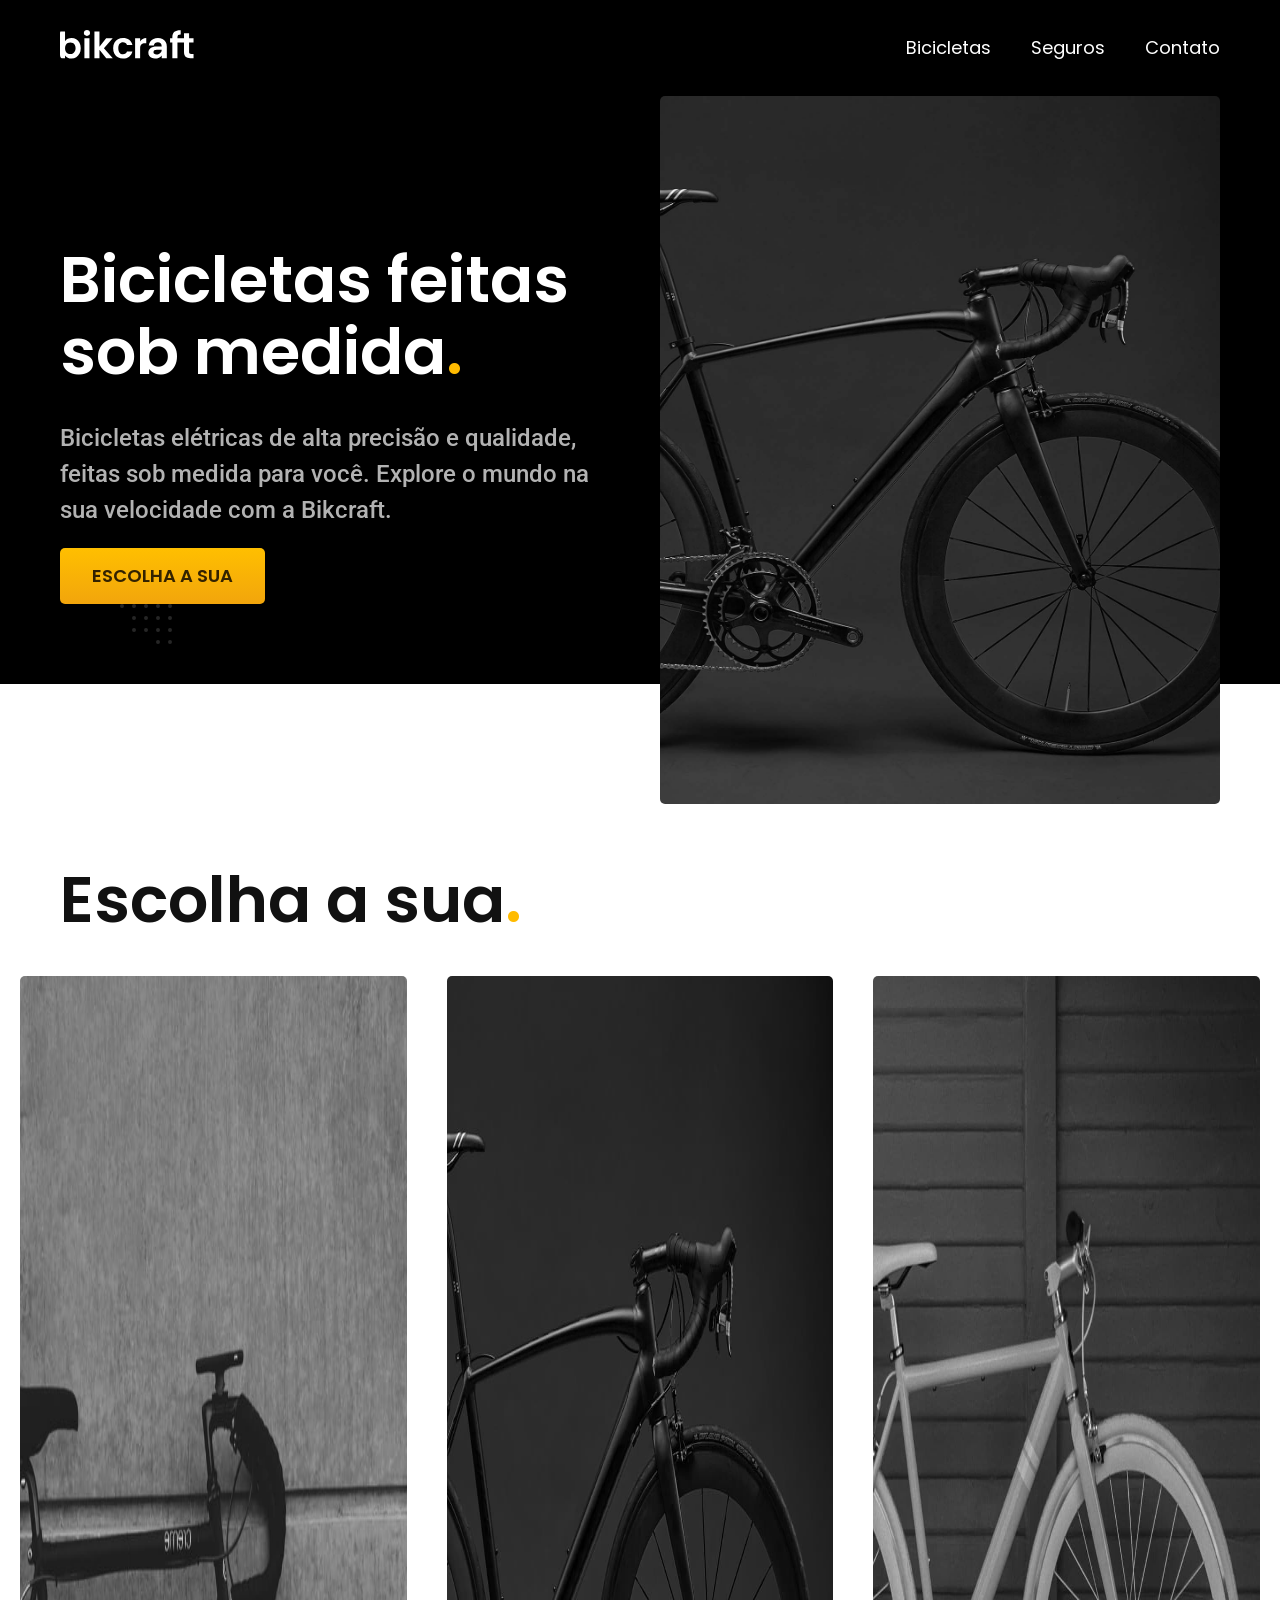
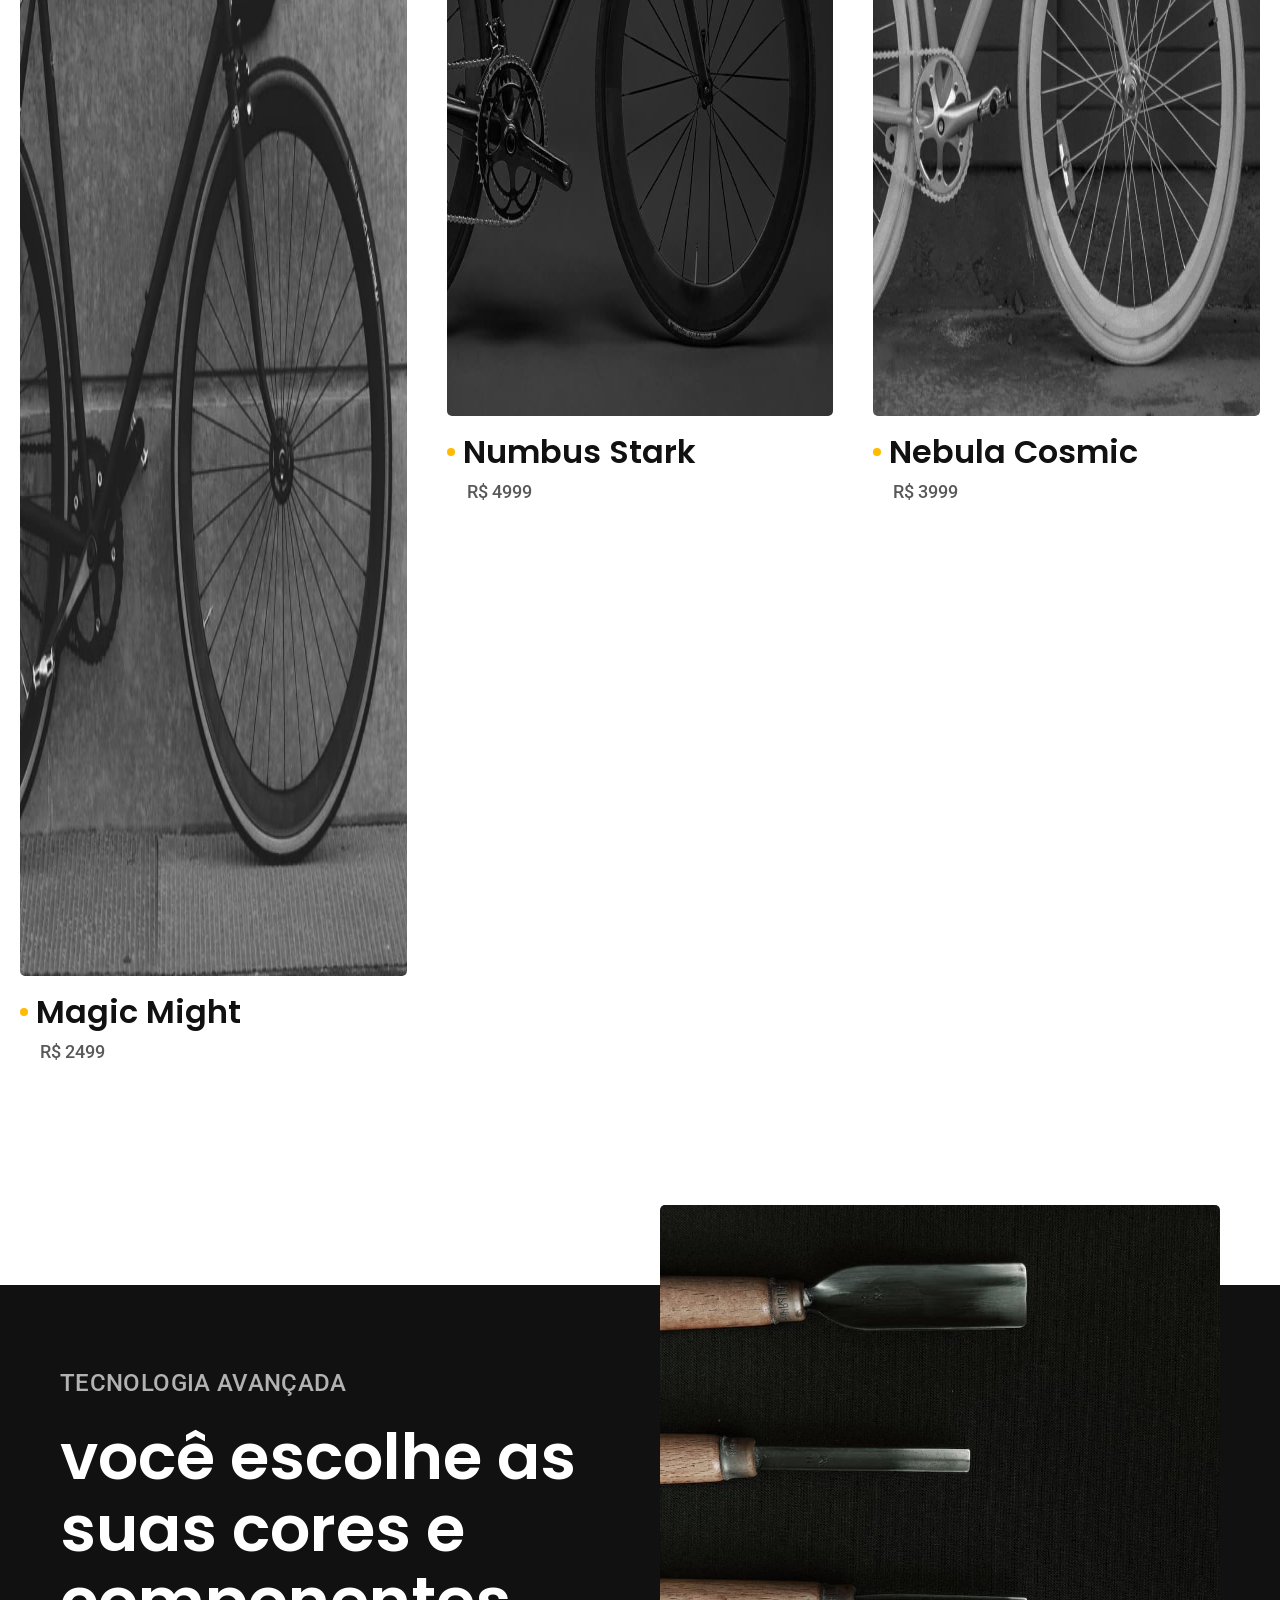
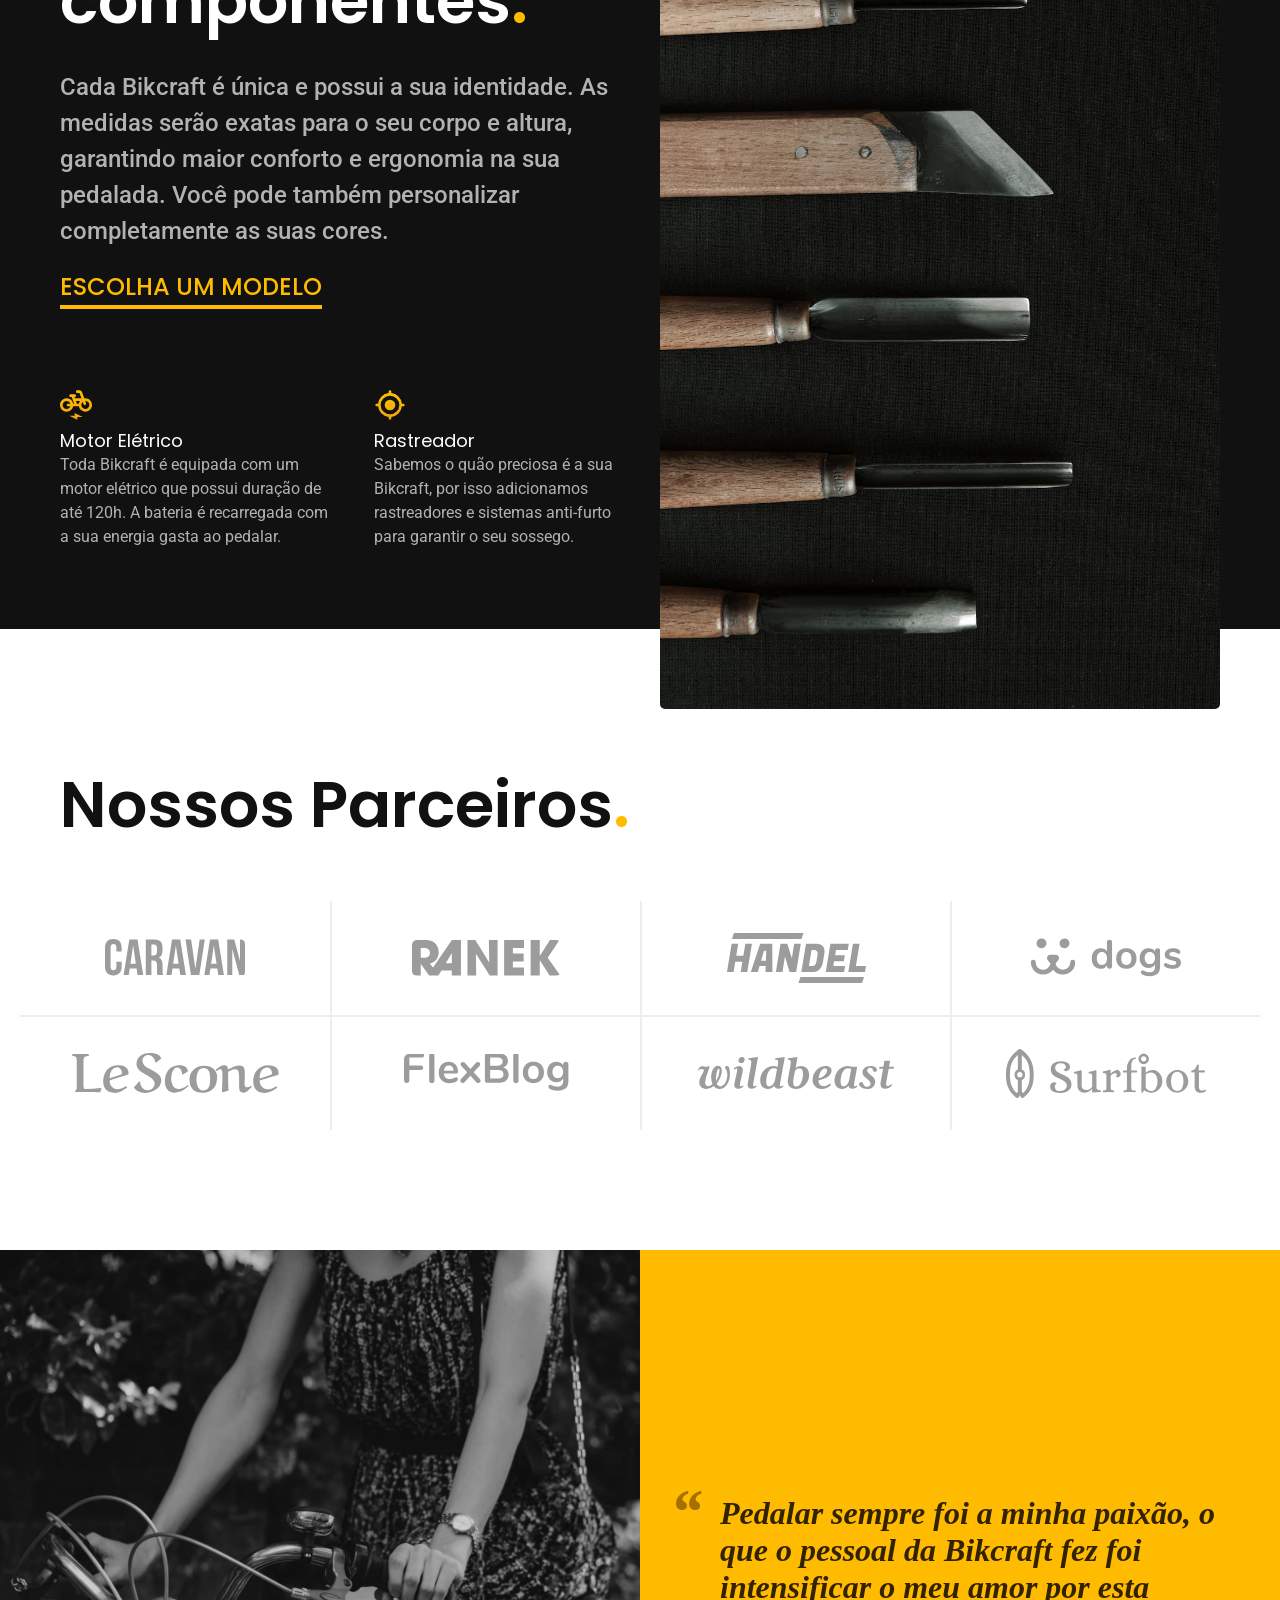
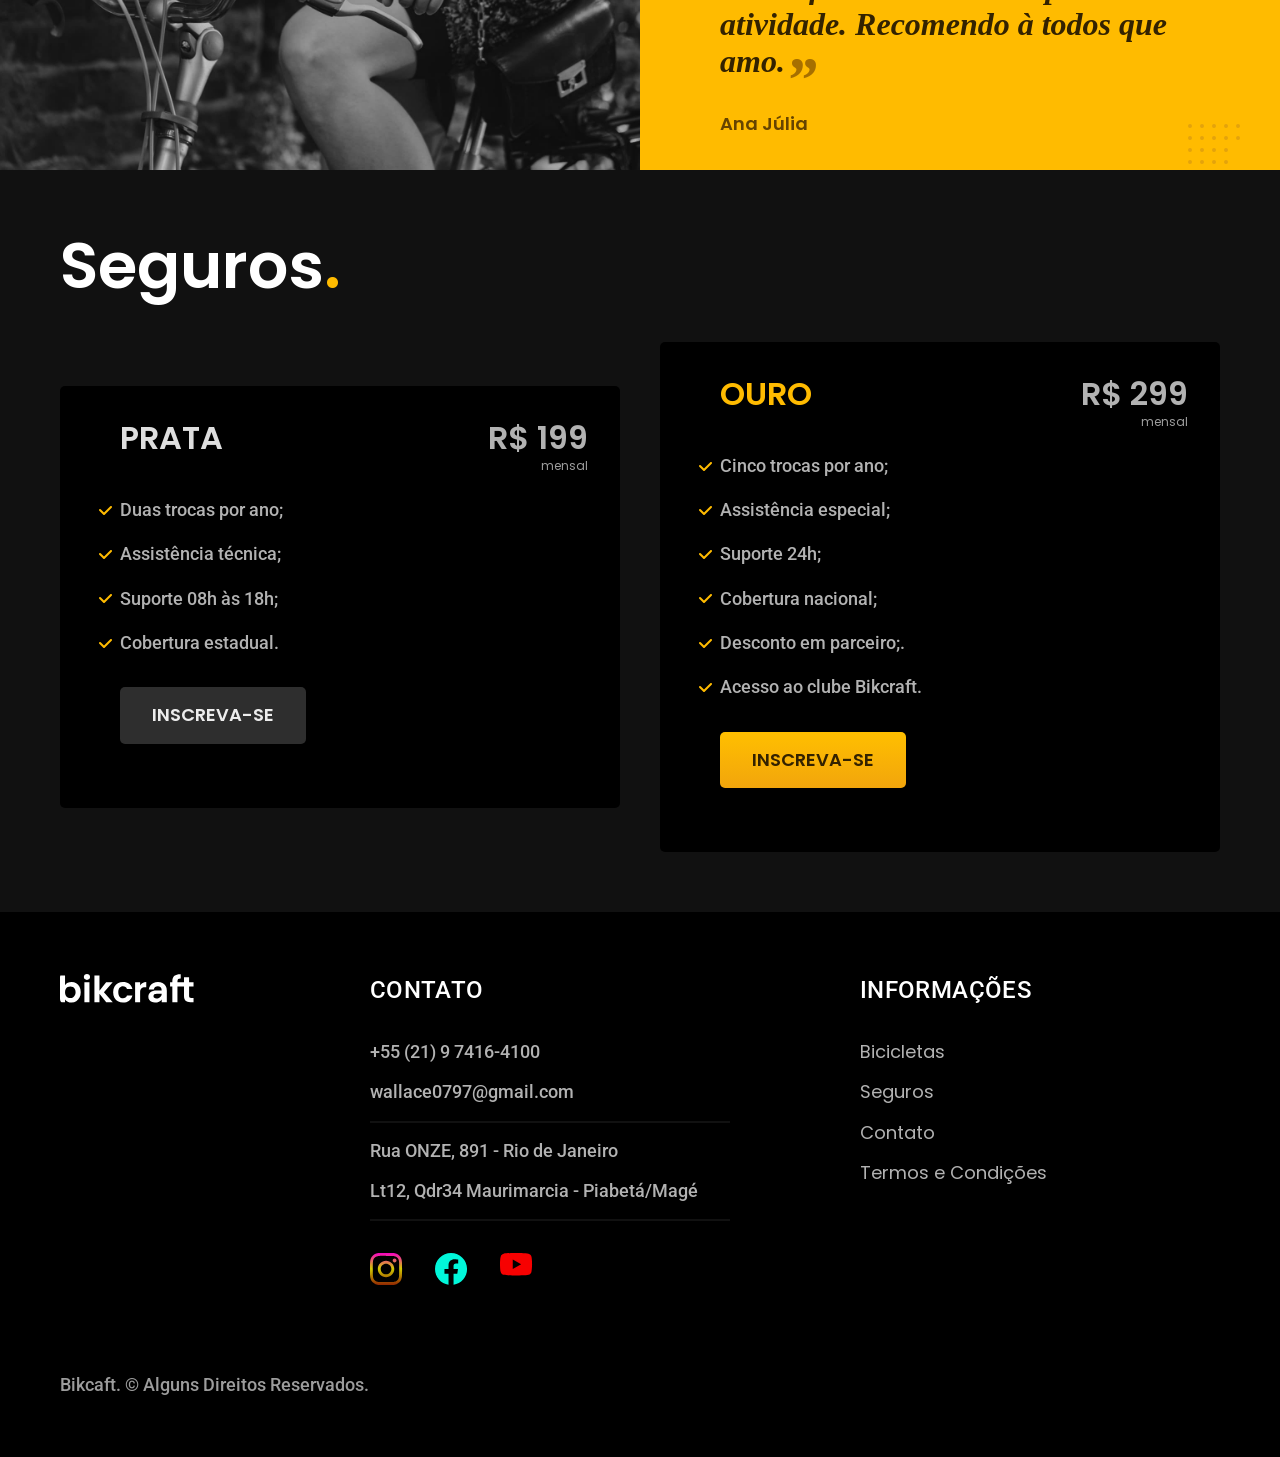
<file: index.html>
<!DOCTYPE html>
<html lang="pt-br">
<head>
    <meta charset="UTF-8">
    <meta name="viewport" content="width=device-width, initial-scale=1.0">
    <meta name="description" content="Bicicletas elétricas de alta precisão e qualidade,  feitas sob medida para o cliente. Explore o mundo na sua velocidade com a Bikcraft.">
    <title>Bikcraft - Bicicletas Elétricas</title>
    <link rel="preload" href="./CSS/style.css" as="style">
    <link rel="stylesheet" href="./CSS/style.css">
    <link rel="preconnect" href="https://fonts.googleapis.com">
    <link rel="preconnect" href="https://fonts.gstatic.com" crossorigin>
    <link href="https://fonts.googleapis.com/css2?family=Playwrite+GB+J&family=Poppins:wght@400;600&family=Roboto:ital,wdth,wght@0,75..100,100..900;1,75..100,100..900&display=swap" rel="stylesheet">
</head>
<body>
    <header class="header-bg">
        <div class="header container">
            <a href="./"><img src="./CSS/img/bikcraft.svg" width="136" height="32" alt="logo-bikcraft"></a>
            <nav aria-label="primaria">
                <ul class="header-menu fonte-1-m cor-0">
                    <li><a href="./bicicletas.html">Bicicletas</a></li>
                    <li><a href="./seguros.html">Seguros</a></li>
                    <li><a href="./contato.html">Contato</a></li>
                </ul>
            </nav>
        </div>
    </header>

    <main class="introducao-bg">
        <div class="introducao container">
            <div class="introducao-conteudo">
                <h1 class="fonte-1-xxl cor-0">Bicicletas feitas sob medida<span class="cor-p1">.</span></h1>
                <p class="fonte-2-l cor-5">Bicicletas elétricas de alta precisão e qualidade, feitas sob medida para você. Explore o mundo na sua velocidade com a Bikcraft.</p>
                <a class="botao" href="./bicicletas.html">Escolha a sua</a>
            </div>
                <picture class="introducao-img">
                    <source media="(max-width: 800px)" srcset="./CSS/img/bicicletas/nimbus.jpg">
                    <img src="./CSS/img/fotos/introducao.jpg" width="1280" height="1600" alt="bicicleta elétrica preta.">
                </picture>  
        </div>
    </main>

    <article class="bicicletas-lista">
    <h2 class="fonte-1-xxl container">Escolha a sua<span class="cor-p1">.</span></h2>
    
        <ul>
            <li>
                <a href="./bicicletas/magic.html">
                 <img src="./CSS/img/bicicletas/magic-home.jpg" width="1280" height="1600" alt="bike-magic-might">
                 <h3 class="fonte-1-xl">Magic Might</h3>
                 <span class="fonte-2-m cor-8">R$ 2499</span>
                </a>
            </li>
            <li>
                <a href="./bicicletas/nebula.html">
                 <img src="./CSS/img/bicicletas/nimbus-home.jpg" width="920" height="1040" alt="bike-magic-might">
                 <h3 class="fonte-1-xl">Numbus Stark</h3>
                 <span class="fonte-2-m cor-8">R$ 4999</span>
                </a>
            </li>
            <li>
                <a href="./bicicletas/numbus.html">
                 <img src="./CSS/img/bicicletas/nebula-home.jpg" width="920" height="1040" alt="bike-magic-might">
                 <h3 class="fonte-1-xl">Nebula Cosmic</h3>
                 <span class="fonte-2-m cor-8">R$ 3999</span>
                </a>
            </li>
        </ul>
    </article>
    <article class="tecnologia-bg">
        <div class="tecnologia container">
            <div class="tecnologia-conteudo">
                <span class="fonte-2-l-b cor-5">Tecnologia Avançada</span>
                <h2 class="fonte-1-xxl cor-0">você escolhe as suas cores e componentes<span class="cor-p1">.</span></h2>
                <p class="fonte-2-l cor-5">Cada Bikcraft é única e possui a sua identidade. As medidas serão exatas para o seu corpo e altura, garantindo maior conforto e ergonomia na sua pedalada. Você pode também personalizar completamente as suas cores.</p>
                <a class="link" href="./bicicletas.html">Escolha um modelo</a>
                <div class="tecnologia-vantagens">
                    <div>
                        <img src="./CSS/img/icones/eletrica.svg" alt="icone-eletrica">
                        <h3 class="fonte-1-m cor-0">Motor Elétrico</h3>
                        <p class="fonte-2-s cor-5">Toda Bikcraft é equipada com um motor elétrico que possui duração de até 120h. A bateria é recarregada com a sua energia gasta ao pedalar.</p>
                    </div>
                    <div>
                        <img src="./CSS/img/icones/rastreador.svg" alt="icone-eletrica">
                        <h3 class="fonte-1-m cor-0">Rastreador</h3>
                        <p class="fonte-2-s cor-5">Sabemos o quão preciosa é a sua Bikcraft, por isso adicionamos rastreadores e sistemas anti-furto para garantir o seu sossego.</p>
                    </div>
                </div>
            </div>
            <div class="tecnologia-img"><img src="./CSS/img/fotos/tecnologia.jpg" width="1200" height="1920" alt=""></div>

        </div>
    </article>

    <section class="parceiros" aria-label="Nossos Parceiros">
            <h2 class="fonte-1-xxl container">Nossos Parceiros<span class="cor-p1">.</span></h2>
            <ul>
                <li><img src="./CSS/img/parceiros/caravan.svg" alt="caravan"></li>
                <li><img src="./CSS/img/parceiros/ranek.svg" alt="ranek.svg"></li>
                <li><img src="./CSS/img/parceiros/handel.svg" alt="handel"></li>
                <li><img src="./CSS/img/parceiros/dogs.svg" alt="dogs"></li>
                <li><img src="./CSS/img/parceiros/lescone.svg" alt="lescone"></li>
                <li><img src="./CSS/img/parceiros/flexblog.svg" alt="flexblog"></li>
                <li><img src="./CSS/img/parceiros/wildbeast.svg" alt="wildbeast"></li>
                <li><img src="./CSS/img/parceiros/surfbot.svg" alt="surfbot"></li>
            </ul>
    </section>

    <section class="depoimento" aria-label="Depoimento">
        <div>
            <img src="./CSS/img/fotos/depoimento.jpg" width="1560" height="1360" alt="Depoimento">
        </div>
        <div class="depoimento-conteudo">
            <blockquote class="fonte-1-x-l cor-p5">
            <p>Pedalar sempre foi a minha paixão, o que o pessoal da Bikcraft fez foi intensificar o meu amor por esta atividade. Recomendo à todos que amo.</p></blockquote><span class="fonte-1-m-b cor-p4">Ana Júlia</span></div>
    </section>

    <article class="seguros-bg">
        <div class="seguros container">
            <h2 class="fonte-1-xxl cor-0">Seguros<span class="cor-p1">.</span></h2>
            <div class="seguros-item">
                <h3 class="fonte-1-xl cor-3">PRATA</h3>
                <span class="fonte-1-xl cor-5">R$ 199 <span class="fonte-1-xs cor-6">mensal</span></span>
                <ul class="fonte-2-m cor-5">
                    <li>Duas trocas por ano;</li>
                    <li>Assistência técnica;</li>
                    <li>Suporte 08h às 18h;</li>
                    <li>Cobertura estadual.</li>
                </ul>
                <a class="botao secundario" href="./orcamento.html">Inscreva-se</a>
            </div>

            <div class="seguros-item">
                <h3 class="fonte-1-xl cor-p1">OURO</h3>
                <span class="fonte-1-xl cor-5">R$ 299 <span class="fonte-1-xs cor-6">mensal</span></span>
                <ul class="fonte-2-m cor-5">
                    <li>Cinco trocas por ano;</li>
                    <li>Assistência especial;</li>
                    <li>Suporte 24h;</li>
                    <li>Cobertura nacional;</li>
                    <li>Desconto em parceiro;.</li>
                    <li>Acesso ao clube Bikcraft.</li>
                </ul>
                <a class="botao" href="./orcamento.html">Inscreva-se</a>
            </div>
        </div>
    </article>

    <footer class="footer-bg">
        <div class="footer container">
            <img src="./CSS/img/bikcraft.svg" width="136" height="32" alt="logo-bikcfraft">
            <div class="footer-contato">
                <h3 class="fonte-2-l-b cor-0">Contato</h3>
                <ul class="fonte-2-m cor-5">
                    <li><a href="tel:+5521912345678">+55 (21) 9 7416-4100</a></li>
                    <li><a href="mailto:wallace0797@gmail.com">wallace0797@gmail.com</a></li>
                    <li>Rua ONZE, 891 - Rio de Janeiro</li>
                    <li>Lt12, Qdr34 Maurimarcia - Piabetá/Magé</li>
                </ul>
                <div class="footer-redes">
                    <a href="https://www.instagram.com/">
                        <img src="./CSS/img/redes/Vector-IG.svg" alt="Instagram">
                    </a>
                    <a href="https://www.facebook.com/login/?next=https%3A%2F%2Fwww.facebook.com%2F%3Flocale%3Dpt_BR">
                        <img src="./CSS/img/redes/Vector-FB.svg" alt="Facebook">
                    </a>
                    <a href="https://www.youtube.com/">
                        <img src="./CSS/img/redes/Vector-YT.svg" alt="YouTube">
                    </a>
                </div>
            </div>
                <div class="footer-informacoes">
                  <h3 class="fonte-2-l-b cor-0">Informações</h3>
                    <nav>
                        <ul class="fonte-1-m cor-5">
                            <li><a href="./bicicletas.html">Bicicletas</a></li>
                            <li><a href="./seguros.html">Seguros</a></li>
                            <li><a href="./contato.html">Contato</a></li>            
                            <li><a href="./termos.html">Termos e Condições</a></li>            
                        </ul>
                    </nav>
                </div>
                <p class="footer-copy fonte-2-m cor-6">Bikcaft. © Alguns Direitos Reservados.</p>
        </div>
    </footer>
</body>
</html>
</file>
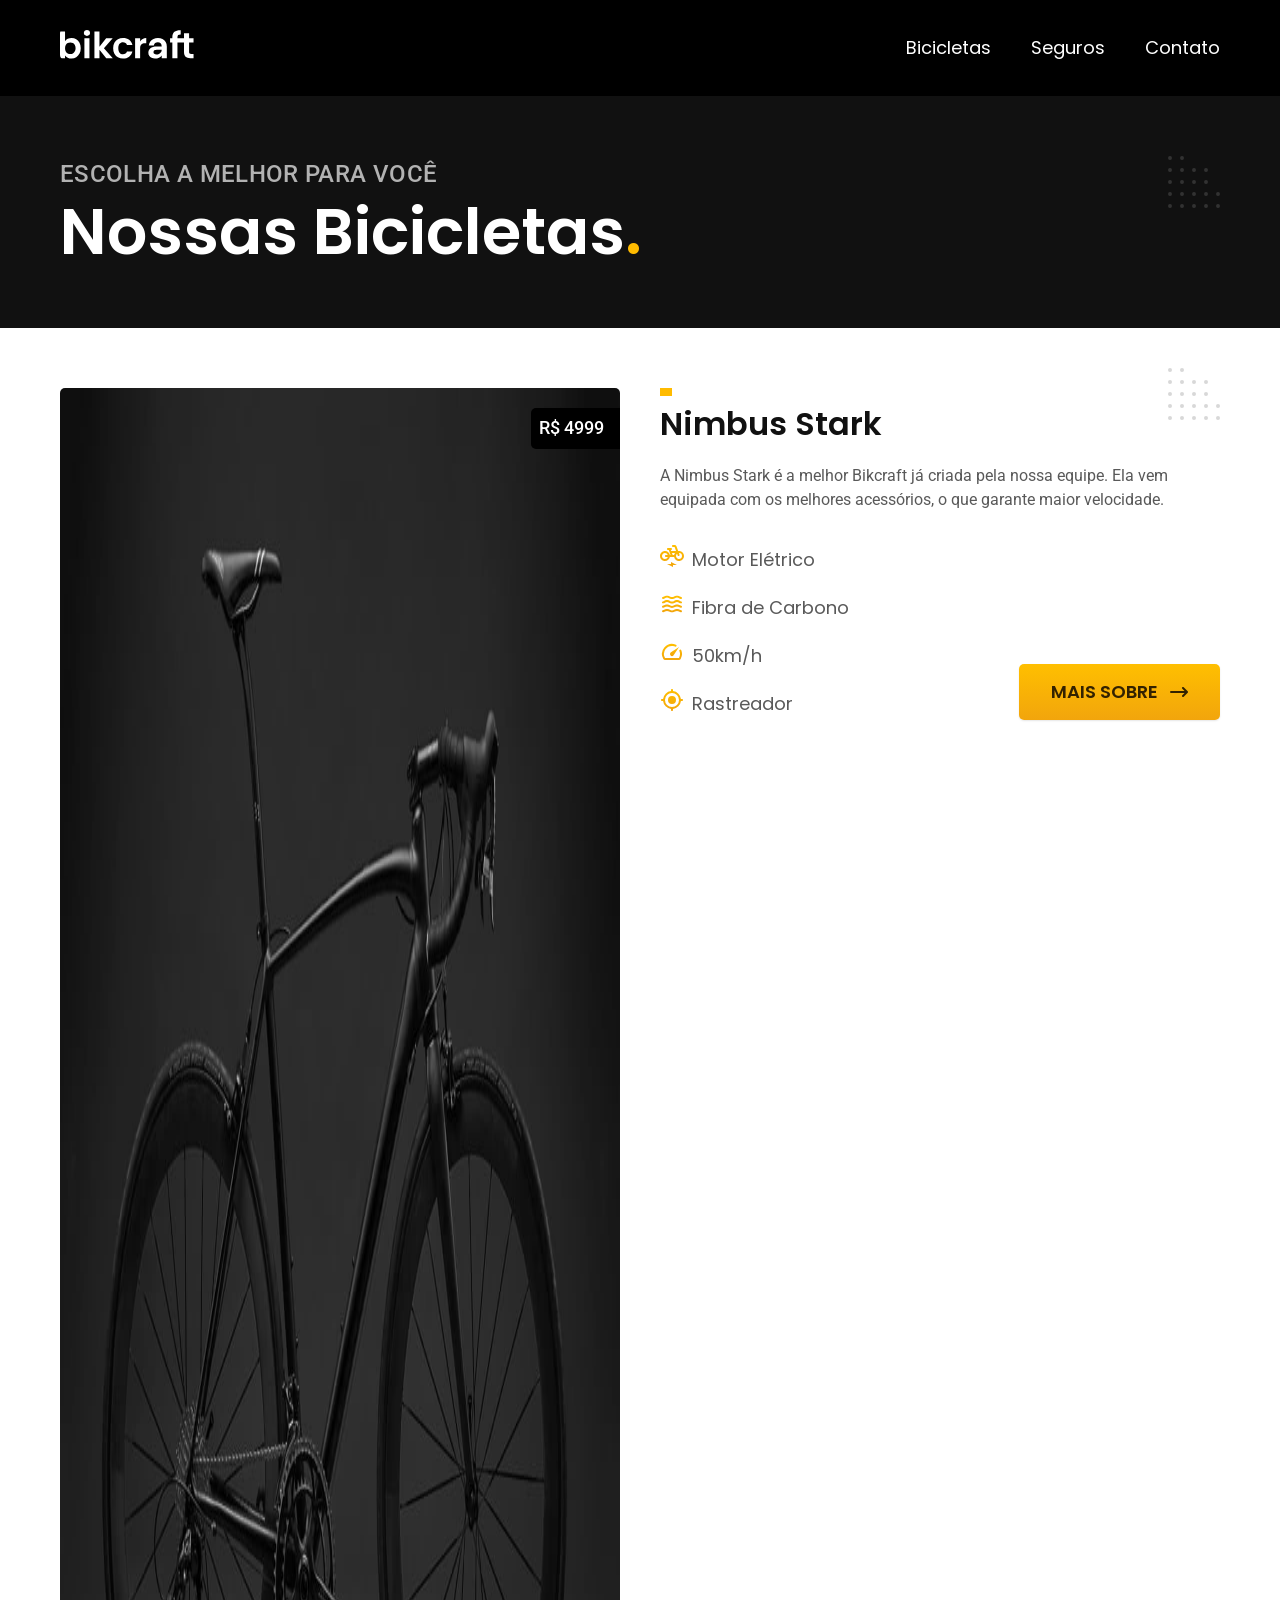
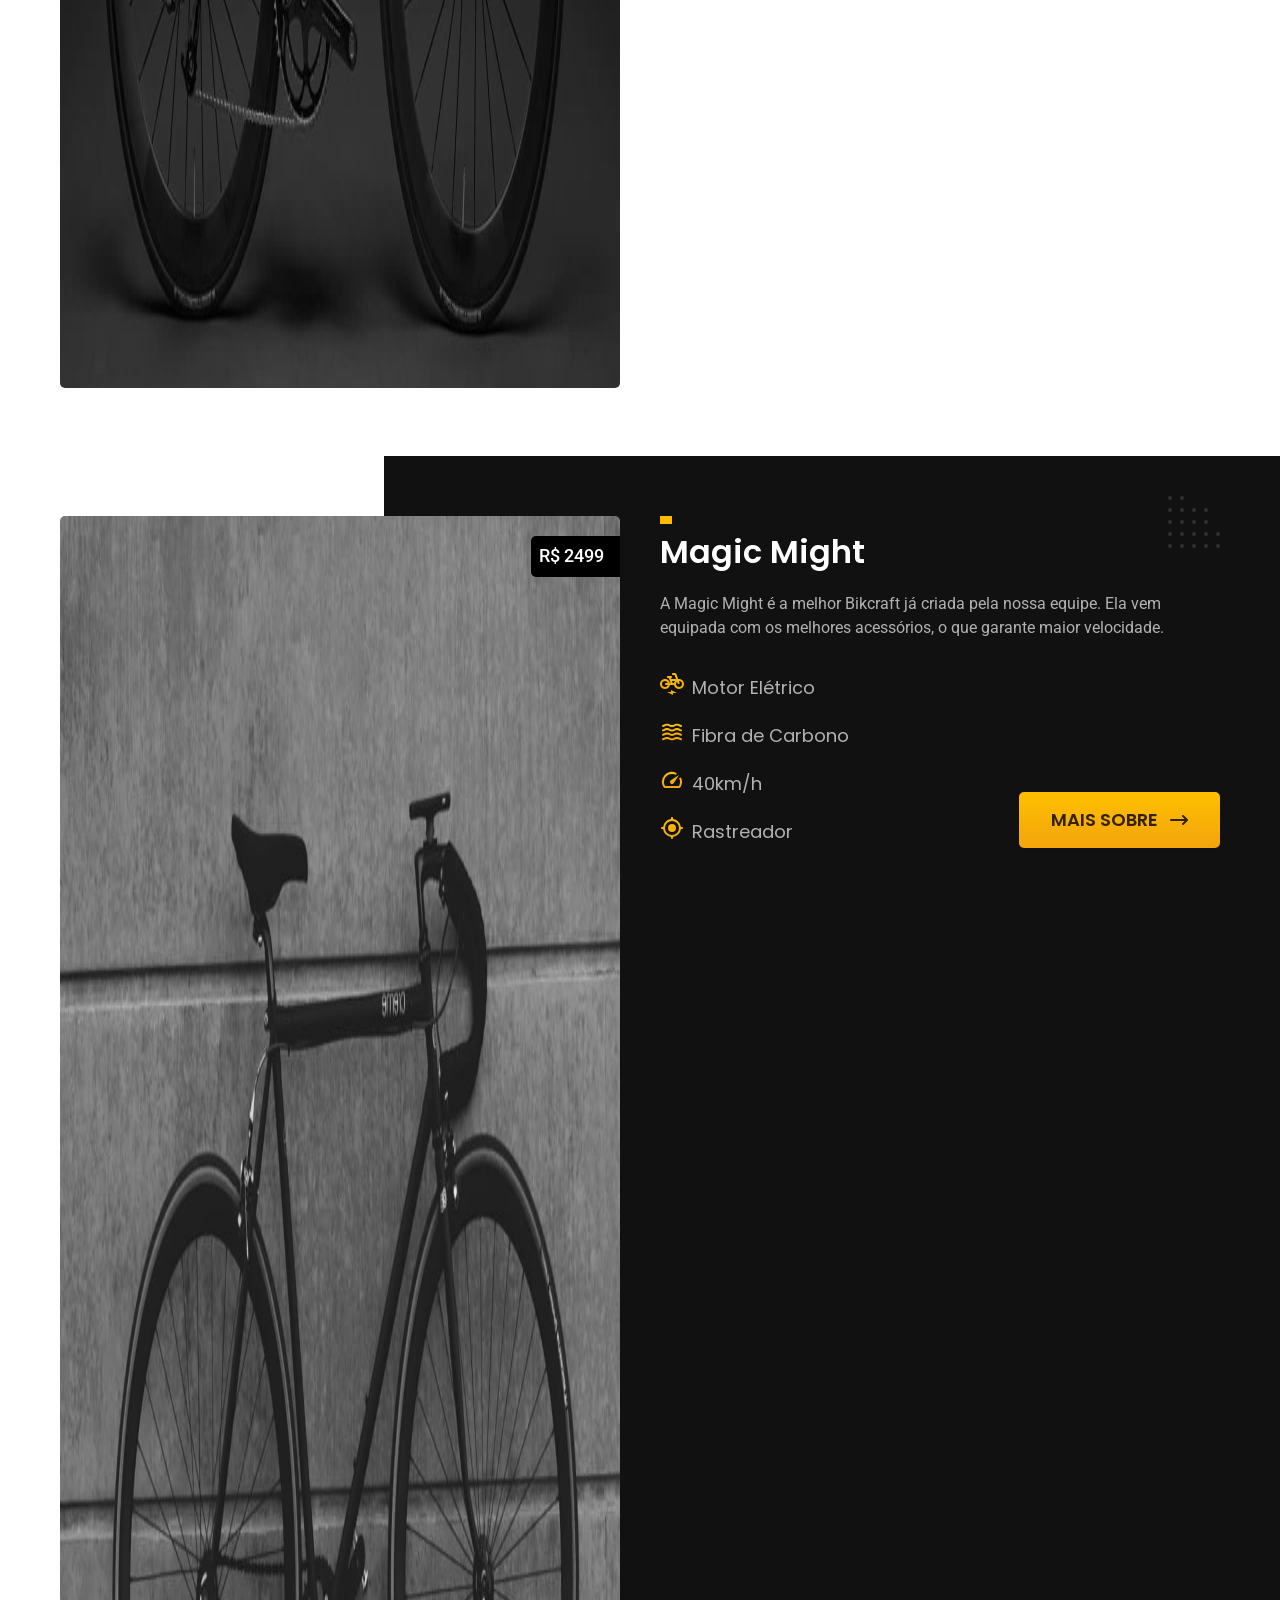
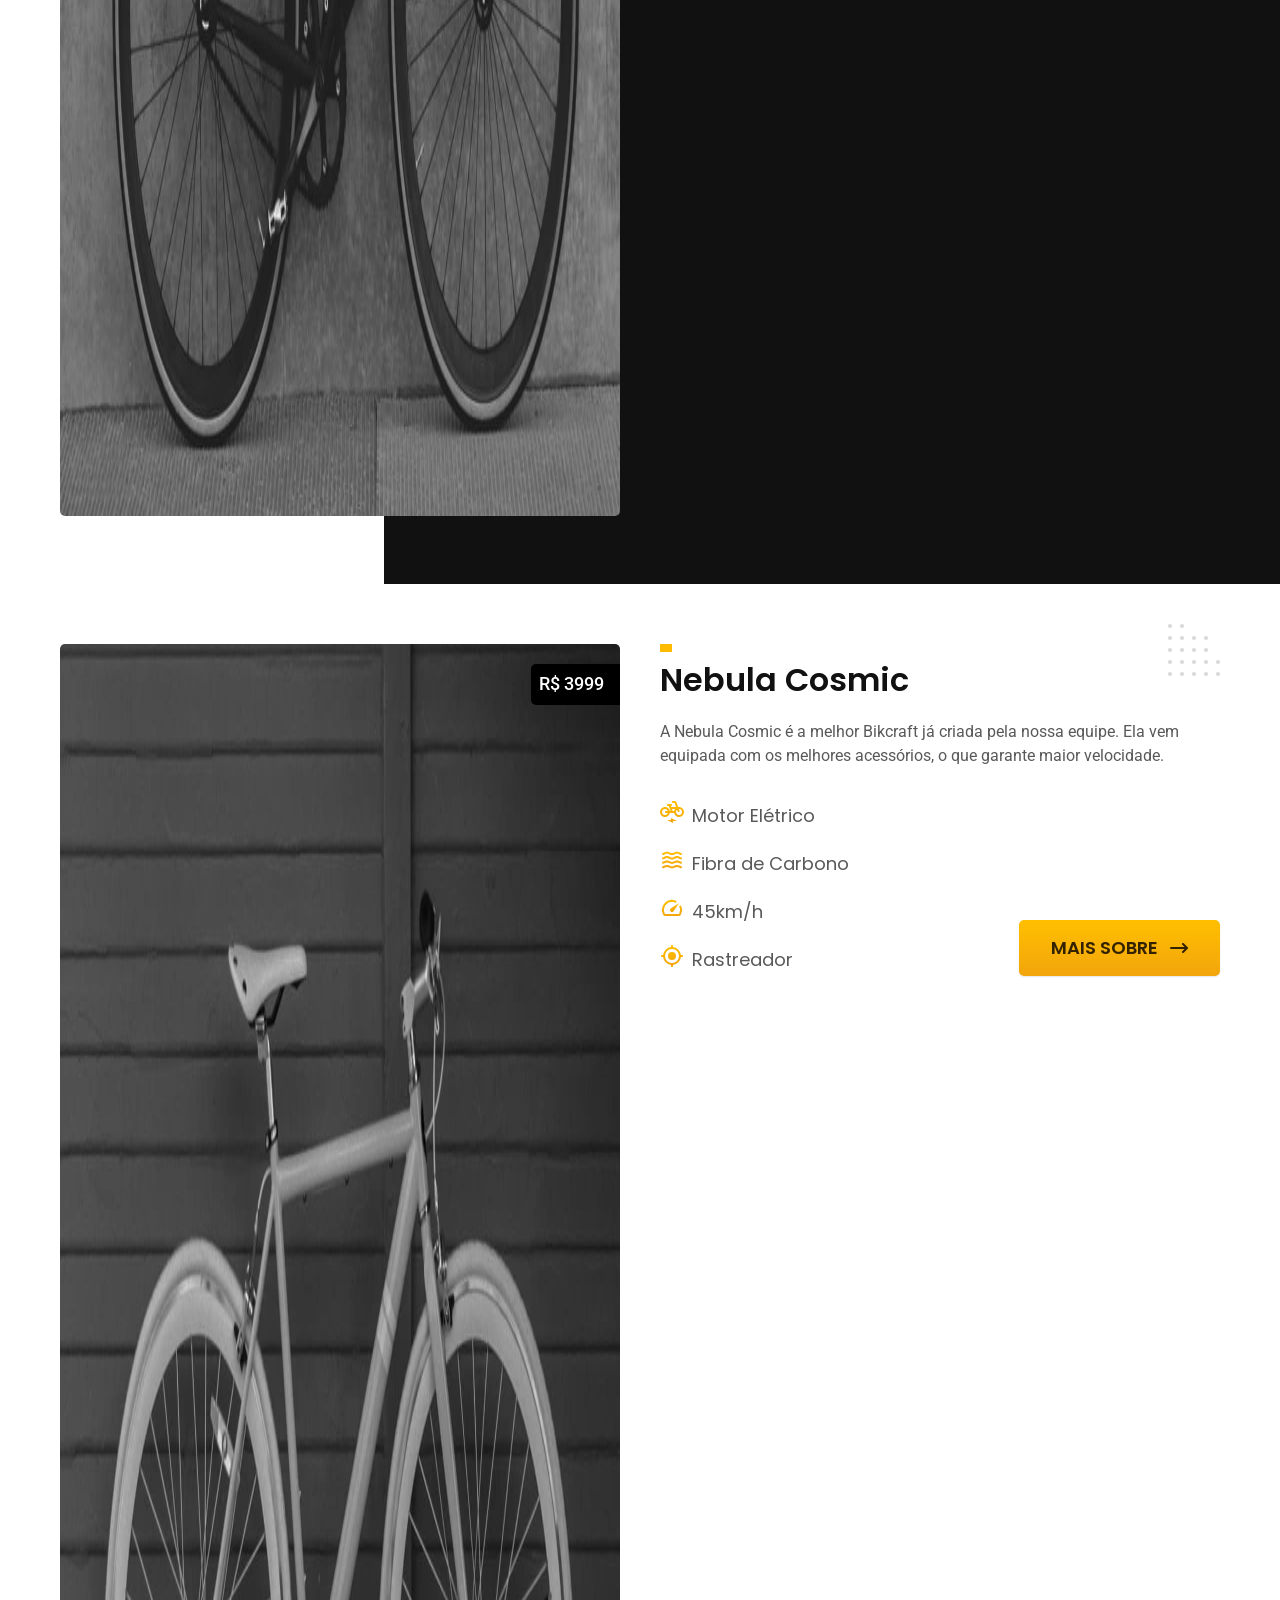
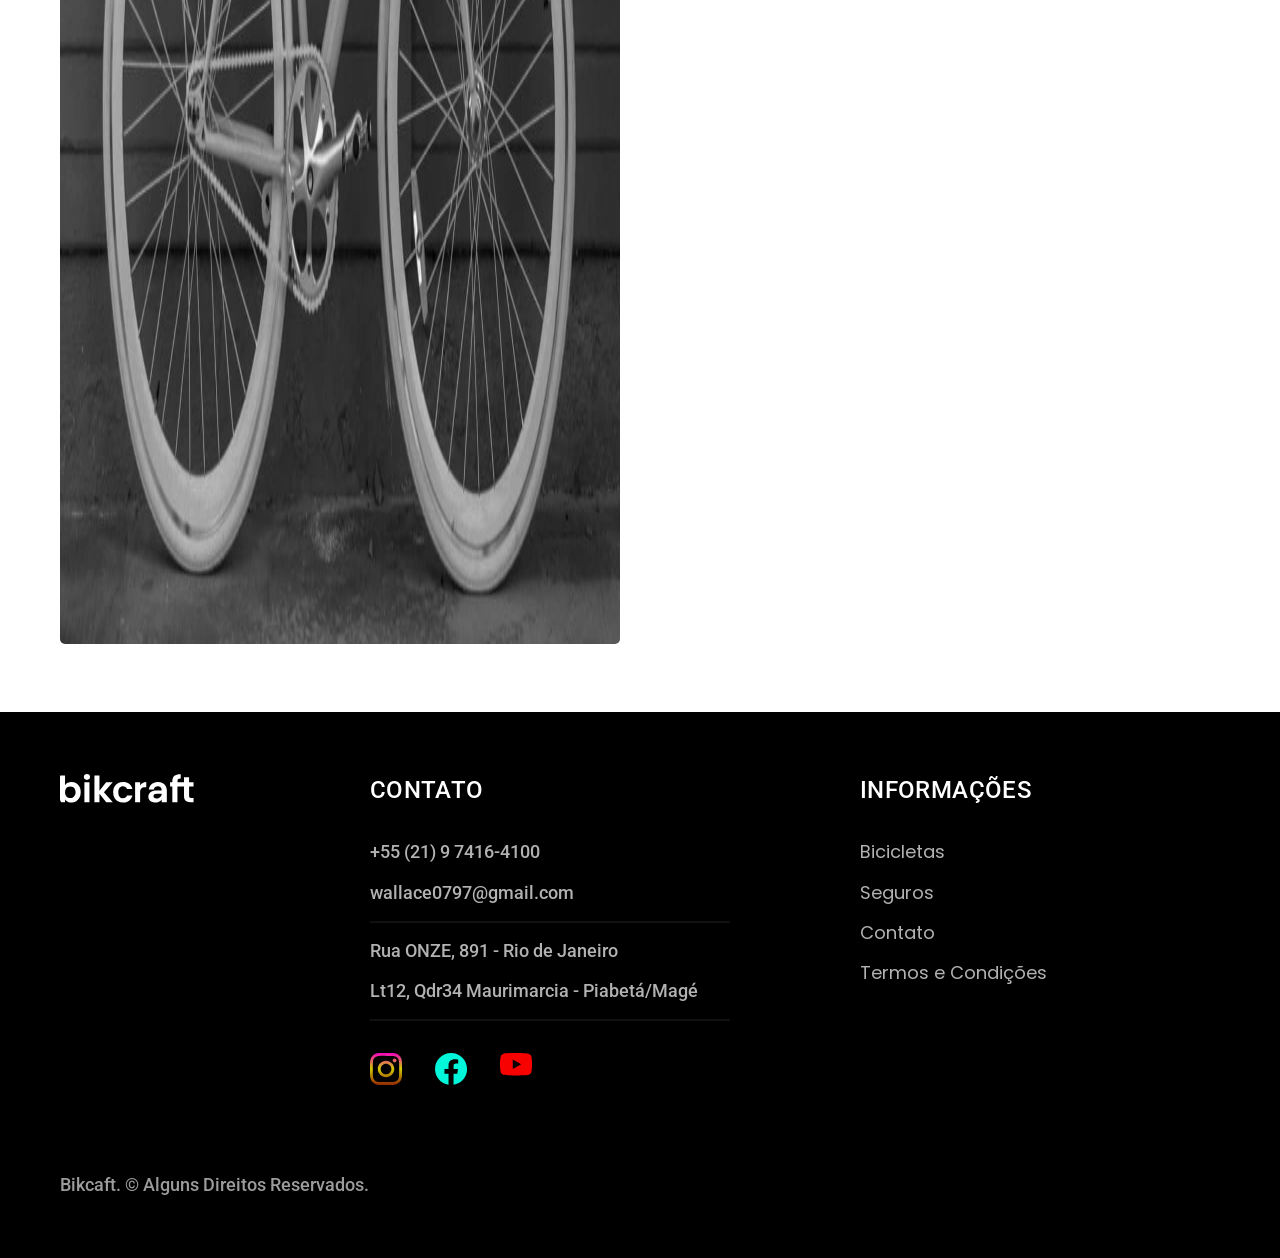
<file: bicicletas.html>
<!DOCTYPE html>
<html lang="pt-br">
<head>
    <meta charset="UTF-8">
    <meta name="viewport" content="width=device-width, initial-scale=1.0">
    <meta name="description" content=" Termos e condições de Bicicletas elétricas Bikcraft. Todos os direitos reservados.">
    <title>Bicicletas | Bikcraft</title>
    <link rel="preload" href="./CSS/style.css" as="style">
    <link rel="stylesheet" href="./CSS/style.css">
    <link rel="preconnect" href="https://fonts.googleapis.com">
    <link rel="preconnect" href="https://fonts.gstatic.com" crossorigin>
    <link href="https://fonts.googleapis.com/css2?family=Playwrite+GB+J&family=Poppins:wght@400;600&family=Roboto:ital,wdth,wght@0,75..100,100..900;1,75..100,100..900&display=swap" rel="stylesheet">
</head>
<body id="bicicletas">
    <header class="header-bg">
        <div class="header container">
            <a href="./"><img src="./CSS/img/bikcraft.svg" alt="logo-bikcraft"></a>
            <nav aria-label="primaria">
                <ul class="header-menu fonte-1-m cor-0">
                    <li><a href="./bicicletas.html">Bicicletas</a></li>
                    <li><a href="./seguros.html">Seguros</a></li>
                    <li><a href="./contato.html">Contato</a></li>
                </ul>
            </nav>
        </div>
    </header>

    <main>
        <div class="titulo-bg">
            <div class="titulo container">
                <p class="fonte-2-l-b cor-5">EScolha a melhor para você</p>
                <h1 class="fonte-1-xxl cor-0">Nossas Bicicletas<span class="cor-p1">.</span></h1>
            </div>
        </div>


            <div class="bicicletas container">
                <div class="bicicletas-img">
                    <img src="./CSS/img/bicicletas/nimbus.jpg" width="1280" height="1600" alt="bike Nimbus">
                    <span class="fonte-2-m cor-0">R$ 4999</span>
                </div>
                <div class="bicicletas-conteudo">
                    <h2 class="fonte-1-xl">Nimbus Stark</h2>
                    <p class="fonte-2-s cor-8">A Nimbus Stark é a melhor Bikcraft já criada pela nossa equipe. Ela vem equipada com os melhores acessórios, o que garante maior velocidade.</p>
                    <ul class="fonte-1-m cor-8">
                        <li><img src="./CSS/img/icones/eletrica.svg" alt="">Motor Elétrico</li>
                        <li><img src="./CSS/img/icones/carbono.svg" alt="">Fibra de Carbono</li>
                        <li><img src="./CSS/img/icones/velocidade.svg" alt="">50km/h</li>
                        <li><img src="./CSS/img/icones/rastreador.svg" alt="">Rastreador</li>
                    </ul>
                    <a class="botao seta" href="./bicicletas/nimbus.html">Mais Sobre</a>
                </div>
            </div>

        <div class="bicicletas-bg">
            <div class="bicicletas container">
                <div class="bicicletas-img">
                    <img src="./CSS/img/bicicletas/magic.jpg" width="1280" height="1600" alt="bike Magic">
                    <span class="fonte-2-m cor-0">R$ 2499</span>
                </div>
                <div class="bicicletas-conteudo">
                    <h2 class="fonte-1-xl cor-0">Magic Might</h2>
                    <p class="fonte-2-s cor-5">A Magic Might é a melhor Bikcraft já criada pela nossa equipe. Ela vem equipada com os melhores acessórios, o que garante maior velocidade.</p>
                    <ul class="fonte-1-m cor-5">
                        <li><img src="./CSS/img/icones/eletrica.svg" alt="">Motor Elétrico</li>
                        <li><img src="./CSS/img/icones/carbono.svg" alt="">Fibra de Carbono</li>
                        <li><img src="./CSS/img/icones/velocidade.svg" alt="">40km/h</li>
                        <li><img src="./CSS/img/icones/rastreador.svg" alt="">Rastreador</li>
                    </ul>
                    <a class="botao seta" href="./bicicletas/magic.html">Mais Sobre</a>
                </div>
            </div>
        </div>


            <div class="bicicletas container">
                <div class="bicicletas-img">
                    <img src="./CSS/img/bicicletas/nebula.jpg" width="1280" height="1600" alt="bike Nebula">
                    <span class="fonte-2-m cor-0">R$ 3999</span>
                </div>
                <div class="bicicletas-conteudo">
                    <h2 class="fonte-1-xl">Nebula Cosmic</h2>
                    <p class="fonte-2-s cor-8">A Nebula Cosmic é a melhor Bikcraft já criada pela nossa equipe. Ela vem equipada com os melhores acessórios, o que garante maior velocidade.</p>
                    <ul class="fonte-1-m cor-8">
                        <li><img src="./CSS/img/icones/eletrica.svg" alt="">Motor Elétrico</li>
                        <li><img src="./CSS/img/icones/carbono.svg" alt="">Fibra de Carbono</li>
                        <li><img src="./CSS/img/icones/velocidade.svg" alt="">45km/h</li>
                        <li><img src="./CSS/img/icones/rastreador.svg" alt="">Rastreador</li>
                    </ul>
                    <a class="botao seta" href="./bicicletas/nebula.html">Mais Sobre</a>
                </div>
            </div>

    </main>

    <footer class="footer-bg">
        <div class="footer container">
            <img src="./CSS/img/bikcraft.svg" alt="logo-bikcfraft">
            <div class="footer-contato">
                <h3 class="fonte-2-l-b cor-0">Contato</h3>
                <ul class="fonte-2-m cor-5">
                    <li><a href="tel:+5521912345678">+55 (21) 9 7416-4100</a></li>
                    <li><a href="mailto:wallace0797@gmail.com">wallace0797@gmail.com</a></li>
                    <li>Rua ONZE, 891 - Rio de Janeiro</li>
                    <li>Lt12, Qdr34 Maurimarcia - Piabetá/Magé</li>
                </ul>
                <div class="footer-redes">
                    <a href="https://www.instagram.com/">
                        <img src="./CSS/img/redes/Vector-IG.svg" alt="Instagram">
                    </a>
                    <a href="https://www.facebook.com/login/?next=https%3A%2F%2Fwww.facebook.com%2F%3Flocale%3Dpt_BR">
                        <img src="./CSS/img/redes/Vector-FB.svg" alt="Facebook">
                    </a>
                    <a href="https://www.youtube.com/">
                        <img src="./CSS/img/redes/Vector-YT.svg" alt="YouTube">
                    </a>
                </div>
            </div>
                <div class="footer-informacoes">
                  <h3 class="fonte-2-l-b cor-0">Informações</h3>
                    <nav>
                        <ul class="fonte-1-m cor-5">
                            <li><a href="./bicicletas.html">Bicicletas</a></li>
                            <li><a href="./seguros.html">Seguros</a></li>
                            <li><a href="./contato.html">Contato</a></li>            
                            <li><a href="./termos.html">Termos e Condições</a></li>            
                        </ul>
                    </nav>
                </div>
                <p class="footer-copy fonte-2-m cor-6">Bikcaft. © Alguns Direitos Reservados.</p>
        </div>
    </footer>
</body>
</html>
</file>
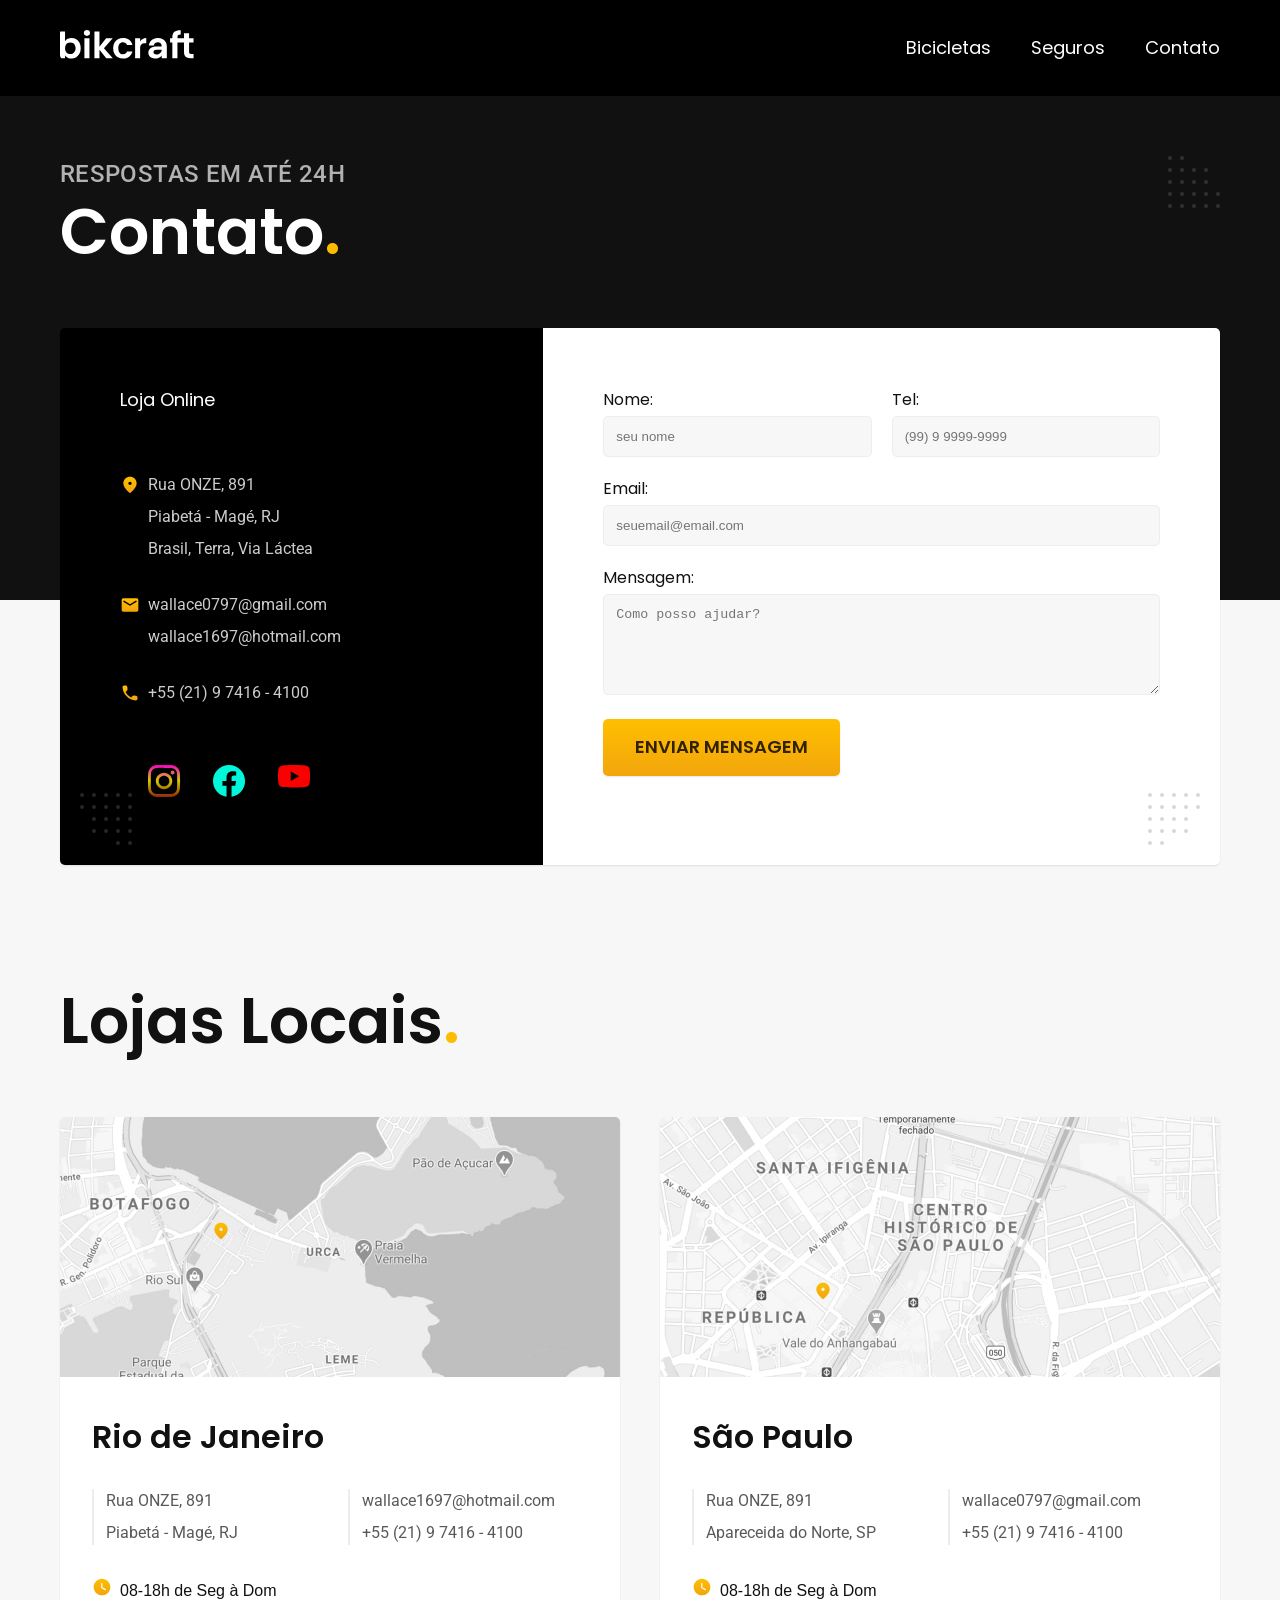
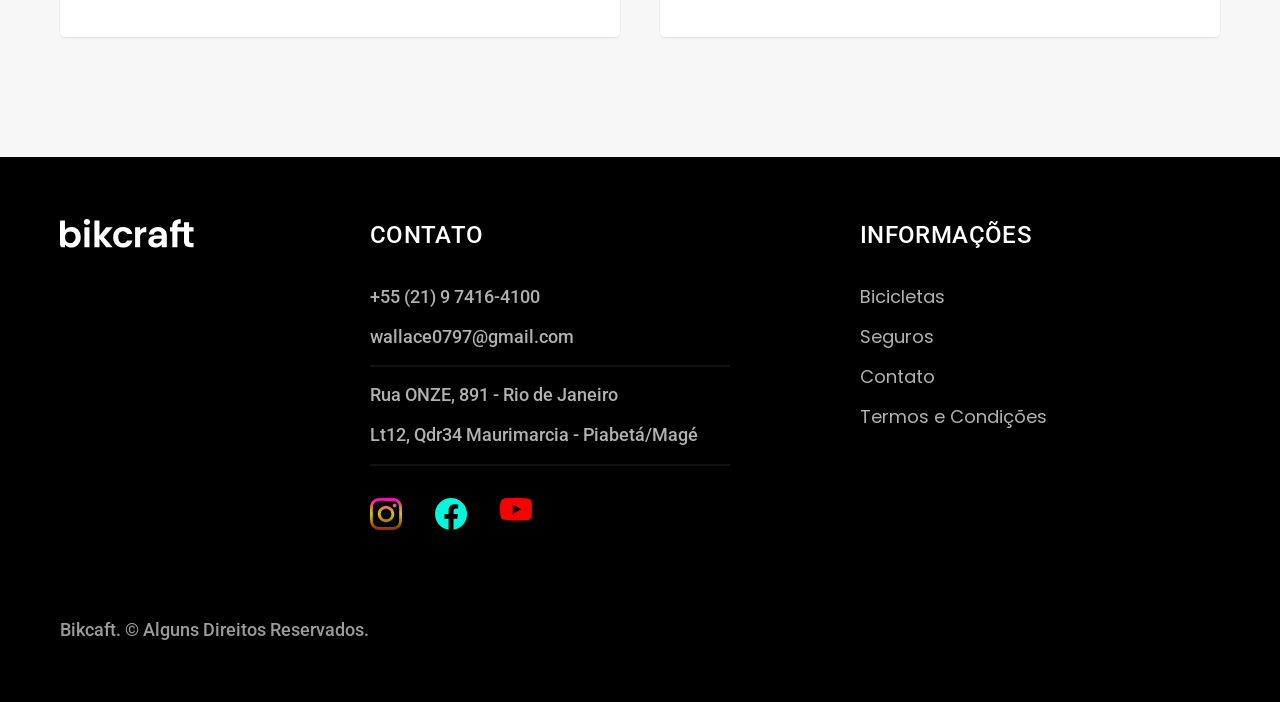
<file: contato.html>
<!DOCTYPE html>
<html lang="pt-br">
<head>
    <meta charset="UTF-8">
    <meta name="viewport" content="width=device-width, initial-scale=1.0">
    <meta name="description" content=" Termos e condições de Bicicletas elétricas Bikcraft. Todos os direitos reservados.">
    <title>Contato | Bikcraft</title>
    <link rel="preload" href="./CSS/style.css" as="style">
    <link rel="stylesheet" href="./CSS/style.css">
    <link rel="preconnect" href="https://fonts.googleapis.com">
    <link rel="preconnect" href="https://fonts.gstatic.com" crossorigin>
    <link href="https://fonts.googleapis.com/css2?family=Playwrite+GB+J&family=Poppins:wght@400;600&family=Roboto:ital,wdth,wght@0,75..100,100..900;1,75..100,100..900&display=swap" rel="stylesheet">
</head>
<body id="contato">
    <header class="header-bg">
        <div class="header container">
            <a href="./"><img src="./CSS/img/bikcraft.svg" alt="logo-bikcraft"></a>
            <nav aria-label="primaria">
                <ul class="header-menu fonte-1-m cor-0">
                    <li><a href="./bicicletas.html">Bicicletas</a></li>
                    <li><a href="./seguros.html">Seguros</a></li>
                    <li><a href="./contato.html">Contato</a></li>
                </ul>
            </nav>
        </div>
    </header>

    <main>
        <div class="titulo-bg">
            <div class="titulo container">
                <p class="fonte-2-l-b cor-5">Respostas em até 24h</p>
                <h1 class="fonte-1-xxl cor-0">Contato<span class="cor-p1">.</span></h1>
            </div>
        </div>

        <div class="contato container">
            <section class="contato-dados" aria-label="Endereço">
                <h2 class="fonte-1-m cor-0">Loja Online</h2>
                <div class="contato-endereco fonte-2-s cor-4">
                    <p>Rua ONZE, 891</p>
                    <p>Piabetá - Magé, RJ</p>
                    <p>Brasil, Terra, Via Láctea</p>
                </div>
                <address class="contato-meios fonte-2-s cor-4">
                    <a href="mailto:wallace0797@gmail.com">wallace0797@gmail.com</a>
                    <a href="mailto:wallace1697@hotmail.com">wallace1697@hotmail.com</a>
                    <a href="tel:+5521974164100">+55 (21) 9 7416 - 4100</a>
                </address>
                <div class="contato-redes">
                    <a href="https://www.instagram.com/">
                        <img src="./CSS/img/redes/Vector-IG.svg" alt="Instagram">
                    </a>
                    <a href="https://www.facebook.com/login/?next=https%3A%2F%2Fwww.facebook.com%2F%3Flocale%3Dpt_BR">
                        <img src="./CSS/img/redes/Vector-FB.svg" alt="Facebook">
                    </a>
                    <a href="https://www.youtube.com/">
                        <img src="./CSS/img/redes/Vector-YT.svg" alt="YouTube">
                    </a>
                </div>
            </section>
            <section class="contato-formulario" aria-label="Formuário">
                <form class="form" action="./contato.html">
                    <div>
                        <label for="nome">Nome:</label>
                        <input type="text" id="nome" name="nome" placeholder="seu nome">
                    </div>
                    <div>
                        <label for="telefone">Tel:</label>
                        <input type="text" id="telefone" name="telefone" placeholder="(99) 9 9999-9999">
                    </div>
                    <div class="col-2">
                        <label for="email">Email:</label>
                        <input type="email" id="email" name="email" placeholder="seuemail@email.com">
                    </div>
                    <div class="col-2">
                        <label for="mensagem">Mensagem:</label>
                        <textarea rows="5" id="mensagem" name="mensagem" placeholder="Como posso ajudar?"></textarea>
                    </div>
                    <button class="botao col-2">Enviar Mensagem</button>
                </form>
            </section>
        </div>

    </main>

    <article class="lojas container">
        <h2 class="fonte-1-xxl">Lojas Locais<span class="cor-p1">.</span></h2>
        <div class="lojas-item">
            <img src="./CSS/img/lojas/rj.jpg" alt="Mapa marcando o endereço em Rua Ali Perto, 25 - Rio de Janeiro - RJ">
            <div class="lojas-conteudo">
                <h3 class="fonte-1-xl">Rio de Janeiro</h3>
                <div class="lojas-dados fonte-2-s cor-8">
                    <p>Rua ONZE, 891</p>
                    <p>Piabetá - Magé, RJ</p>
                </div>
                <div class="lojas-dados fonte-2-s cor-8">
                    <a href="mailto:wallace1697@hotmail.com">wallace1697@hotmail.com</a>
                    <a href="tel:+5521974164100">+55 (21) 9 7416 - 4100</a>
                </div>
                <p class="lojas-tempo font-1-s"><img src="./CSS/img/icones/horario.svg" alt="">08-18h de Seg à Dom</p>
            </div>
        </div>
        <div class="lojas-item">
            <img src="./CSS/img/lojas/sp.jpg" alt="Mapa marcando o endereço em Rua Ali Perto, 25 - São Paulo, SP">
            <div class="lojas-conteudo">
                <h3 class="fonte-1-xl">São Paulo</h3>
                <div class="lojas-dados fonte-2-s cor-8">
                    <p>Rua ONZE, 891</p>
                    <p>Apareceida do Norte, SP</p>
                </div>
                <div class="lojas-dados fonte-2-s cor-8">
                    <a href="mailto:wallace0797@gmail.com">wallace0797@gmail.com</a>
                    <a href="tel:+5521974164100">+55 (21) 9 7416 - 4100</a>
                </div>
                <p class="lojas-tempo font-1-s"><img src="./CSS/img/icones/horario.svg" alt="">08-18h de Seg à Dom</p>
            </div>
        </div>
    </article>

    <footer class="footer-bg">
        <div class="footer container">
            <img src="./CSS/img/bikcraft.svg" alt="logo-bikcfraft">
            <div class="footer-contato">
                <h3 class="fonte-2-l-b cor-0">Contato</h3>
                <ul class="fonte-2-m cor-5">
                    <li><a href="tel:+5521912345678">+55 (21) 9 7416-4100</a></li>
                    <li><a href="mailto:wallace0797@gmail.com">wallace0797@gmail.com</a></li>
                    <li>Rua ONZE, 891 - Rio de Janeiro</li>
                    <li>Lt12, Qdr34 Maurimarcia - Piabetá/Magé</li>
                </ul>
                <div class="footer-redes">
                    <a href="https://www.instagram.com/">
                        <img src="./CSS/img/redes/Vector-IG.svg" alt="Instagram">
                    </a>
                    <a href="https://www.facebook.com/login/?next=https%3A%2F%2Fwww.facebook.com%2F%3Flocale%3Dpt_BR">
                        <img src="./CSS/img/redes/Vector-FB.svg" alt="Facebook">
                    </a>
                    <a href="https://www.youtube.com/">
                        <img src="./CSS/img/redes/Vector-YT.svg" alt="YouTube">
                    </a>
                </div>
            </div>
                <div class="footer-informacoes">
                  <h3 class="fonte-2-l-b cor-0">Informações</h3>
                    <nav>
                        <ul class="fonte-1-m cor-5">
                            <li><a href="./bicicletas.html">Bicicletas</a></li>
                            <li><a href="./seguros.html">Seguros</a></li>
                            <li><a href="./contato.html">Contato</a></li>            
                            <li><a href="./termos.html">Termos e Condições</a></li>            
                        </ul>
                    </nav>
                </div>
                <p class="footer-copy fonte-2-m cor-6">Bikcaft. © Alguns Direitos Reservados.</p>
        </div>
    </footer>
</body>
</html>
</file>
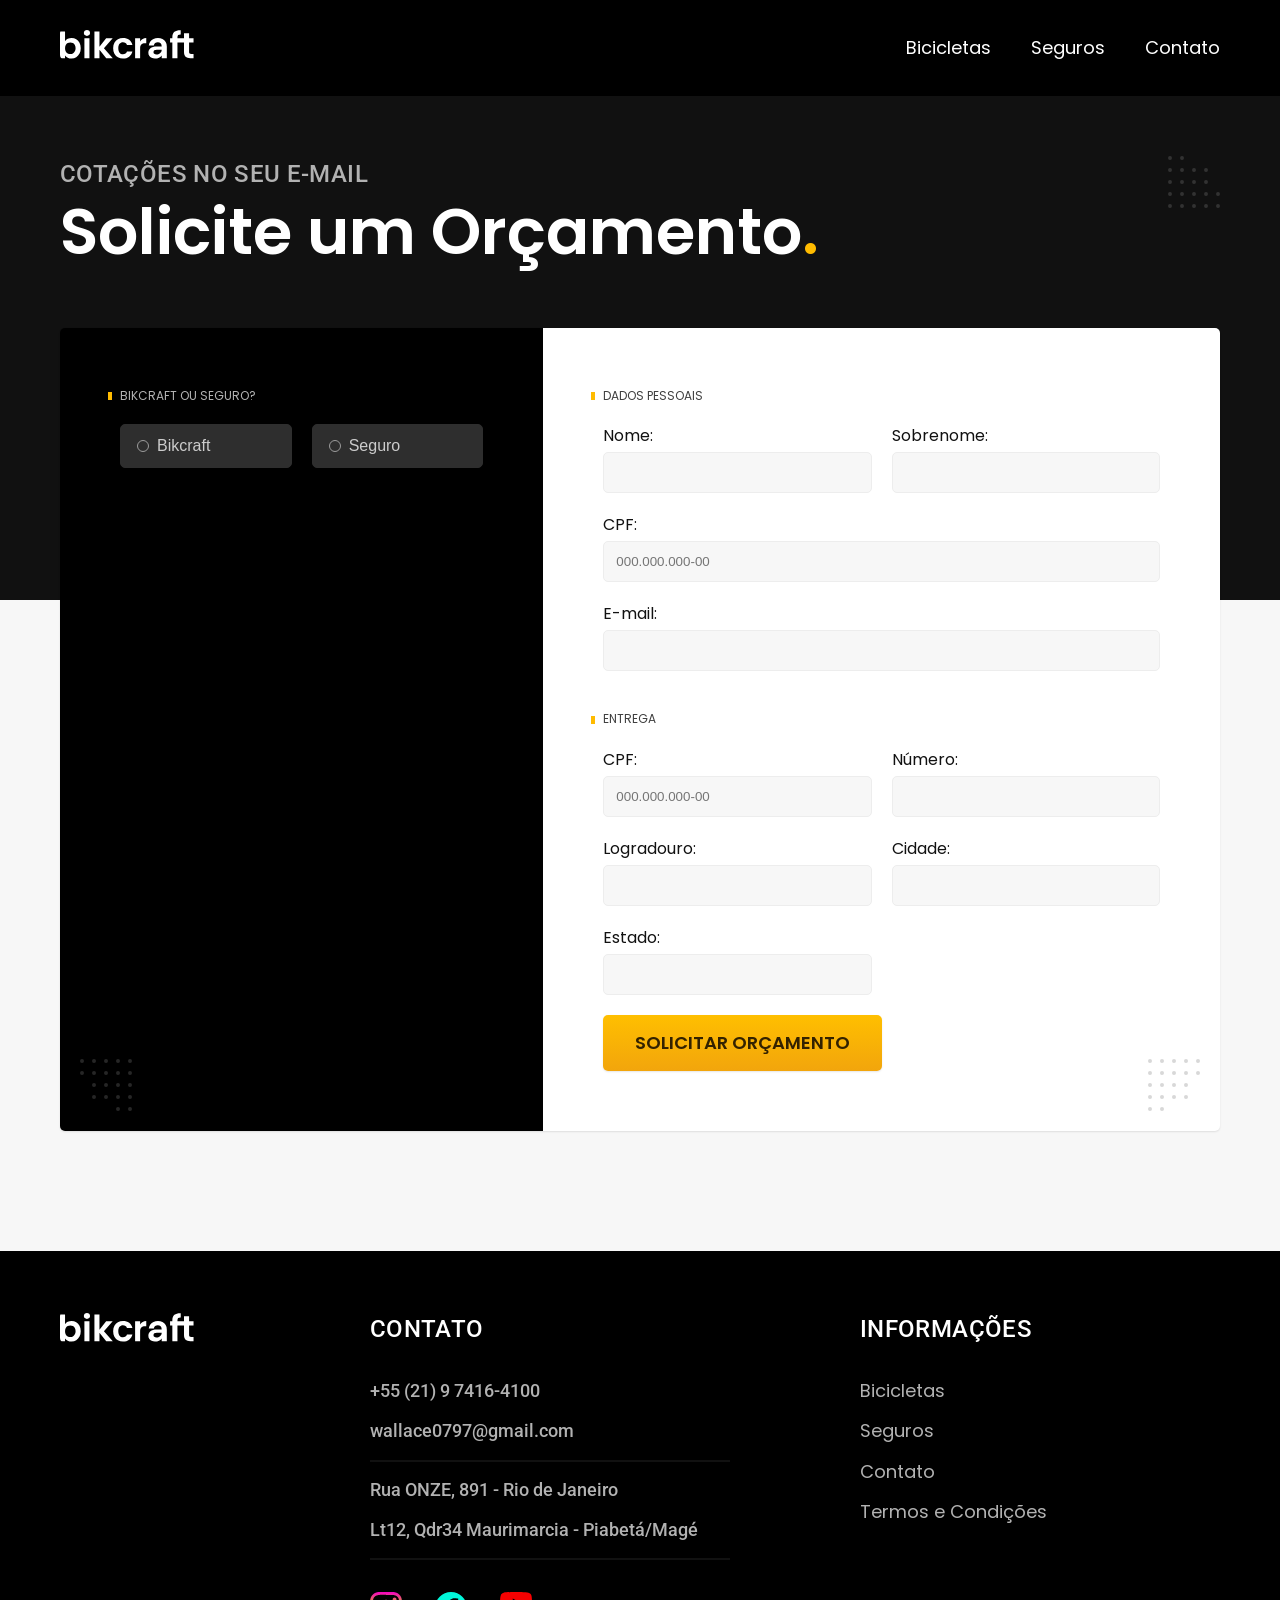
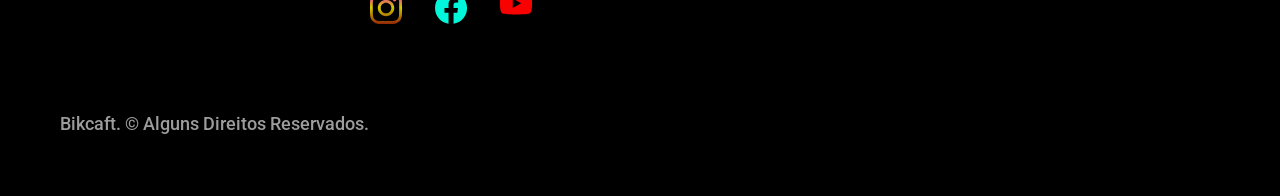
<file: orcamento.html>
<!DOCTYPE html>
<html lang="pt-br">
<head>
    <meta charset="UTF-8">
    <meta name="viewport" content="width=device-width, initial-scale=1.0">
    <meta name="description" content=" Termos e condições de Bicicletas elétricas Bikcraft. Todos os direitos reservados.">
    <title>Orçamento | Bikcraft</title>
    <link rel="preload" href="./CSS/style.css" as="style">
    <link rel="stylesheet" href="./CSS/style.css">
    <link rel="preconnect" href="https://fonts.googleapis.com">
    <link rel="preconnect" href="https://fonts.gstatic.com" crossorigin>
    <link href="https://fonts.googleapis.com/css2?family=Playwrite+GB+J&family=Poppins:wght@400;600&family=Roboto:ital,wdth,wght@0,75..100,100..900;1,75..100,100..900&display=swap" rel="stylesheet">
</head>
<body id="orcamento">
    <header class="header-bg">
        <div class="header container">
            <a href="./"><img src="./CSS/img/bikcraft.svg" alt="logo-bikcraft"></a>
            <nav aria-label="primaria">
                <ul class="header-menu fonte-1-m cor-0">
                    <li><a href="./bicicletas.html">Bicicletas</a></li>
                    <li><a href="./seguros.html">Seguros</a></li>
                    <li><a href="./contato.html">Contato</a></li>
                </ul>
            </nav>
        </div>
    </header>

    <main>
        <div class="titulo-bg">
            <div class="titulo container">
                <p class="fonte-2-l-b cor-5">Cotações no seu E-mail</p>
                <h1 class="fonte-1-xxl cor-0">Solicite um Orçamento<span class="cor-p1">.</span></h1>
            </div>
        </div>

        <form class="orcamento container" action="./">
            <div class="orcamento-produto">
                <h2 class="fonte-1-xs cor-5">Bikcraft ou Seguro?</h2>

                <input type="radio" name="tipo" value="bikcraft" id="bikcraft">
                <label for="bikcraft">Bikcraft</label>

                <input type="radio" name="tipo" value="seguro" id="seguro">
                <label for="seguro">Seguro</label>

                <div class="orcamento-conteudo" id="orcamento-bikcraft">
                    <h2 class="fonte-1-xs cor-5">Escolha a sua</h2>

                    <input type="radio" name="produto" value="nimbus" id="nimbus">
                    <label for="nimbus">Nimbus Stark <span>R$ 4999</span></label>
                    <div class="orcamento-detalhes">
                        <ul class="fonte-1-xs cor-8">
                            <li><img src="./CSS/img/icones/eletrica.svg" alt="">Motor Elétrico</li>
                            <li><img src="./CSS/img/icones/carbono.svg" alt="">Fibra de Carbono</li>
                            <li><img src="./CSS/img/icones/velocidade.svg" alt="">50km/h</li>
                            <li><img src="./CSS/img/icones/rastreador.svg" alt="">Rasatreador</li>
                        </ul>
                        <img src="./CSS/img/bicicletas/nimbus.jpg" width="1120" height="680" alt="Nimbus Stark">
                    </div>

                    <input type="radio" name="produto" value="magic" id="magic">
                    <label for="magic">Magic Might <span>R$ 2499</span></label>
                    <div class="orcamento-detalhes">
                        <ul class="fonte-1-xs cor-8">
                            <li><img src="./CSS/img/icones/eletrica.svg" alt="">Motor Elétrico</li>
                            <li><img src="./CSS/img/icones/carbono.svg" alt="">Fibra de Carbono</li>
                            <li><img src="./CSS/img/icones/velocidade.svg" alt="">45km/h</li>
                            <li><img src="./CSS/img/icones/rastreador.svg" alt="">Rasatreador</li>
                        </ul>
                        <img src="./CSS/img/bicicletas/magic.jpg" width="1120" height="680" alt="Magic Might">
                    </div>

                    <input type="radio" name="produto" value="nebula" id="nebula">
                    <label for="nebula">Nebula Cosmic <span>R$ 3999</span></label>
                    <div class="orcamento-detalhes">
                        <ul class="fonte-1-xs cor-8">
                            <li><img src="./CSS/img/icones/eletrica.svg" alt="">Motor Elétrico</li>
                            <li><img src="./CSS/img/icones/carbono.svg" alt="">Fibra de Carbono</li>
                            <li><img src="./CSS/img/icones/velocidade.svg" alt="">40km/h</li>
                            <li><img src="./CSS/img/icones/rastreador.svg" alt="">Rasatreador</li>
                        </ul>
                        <img src="./CSS/img/bicicletas/nebula.jpg" width="1120" height="680" alt="Nebula Cosmic">
                    </div>
                </div>

                <div class="orcamento-conteudo" id="orcamento-seguro">
                    <h2 class="fonte-1-xs cor-5">Escolha o plano</h2>

                    <input type="radio" name="produto" value="prata" id="prata">
                    <label for="prata">Prata <span>R$ 199</span></label>

                    <input type="radio" name="produto" value="ouro" id="ouro">
                    <label for="ouro">Ouro <span>R$ 299</span></label>

                </div>
            </div>
            <div class="orcamento-dados form">
                <h2 class="fonte-1-xs cor-9 col-2">Dados Pessoais</h2>
                <div>
                    <label for="nome">Nome:</label>
                    <input type="text" id="nome" name="nome">
                </div>
                <div>
                    <label for="sobrenome">Sobrenome:</label>
                    <input type="text" id="sobrenome" name="sobrenome">
                </div>
                <div class="col-2">
                    <label for="cpf">CPF:</label>
                    <input type="text" id="cpf" name="cpf" placeholder="000.000.000-00">
                </div>
                <div class="col-2">
                    <label for="Email">E-mail:</label>
                    <input type="email" id="Email" name="Email">
                </div>
                <h2 class="fonte-1-xs cor-9 col-2">Entrega</h2>
                <div>
                    <label for="cpf">CPF:</label>
                    <input type="text" id="cpf" name="cpf" placeholder="000.000.000-00">
                </div>
                <div>
                    <label for="numero">Número:</label>
                    <input type="text" id="numero" name="numero">
                </div>
                <div>
                    <label for="logradouro">Logradouro:</label>
                    <input type="text" id="logradouro" name="logradouro">
                </div>
                <div>
                    <label for="cidade">Cidade:</label>
                    <input type="text" id="cidade" name="cidade">
                </div>
                <div>
                    <label for="estado">Estado:</label>
                    <input type="text" id="estado" name="estado">
                </div>
                <button class="botao col-2">Solicitar Orçamento</button>
            </div>
        </form>
        
    </main>

    <footer class="footer-bg">
        <div class="footer container">
            <img src="./CSS/img/bikcraft.svg" alt="logo-bikcfraft">
            <div class="footer-contato">
                <h3 class="fonte-2-l-b cor-0">Contato</h3>
                <ul class="fonte-2-m cor-5">
                    <li><a href="tel:+5521912345678">+55 (21) 9 7416-4100</a></li>
                    <li><a href="mailto:wallace0797@gmail.com">wallace0797@gmail.com</a></li>
                    <li>Rua ONZE, 891 - Rio de Janeiro</li>
                    <li>Lt12, Qdr34 Maurimarcia - Piabetá/Magé</li>
                </ul>
                <div class="footer-redes">
                    <a href="https://www.instagram.com/">
                        <img src="./CSS/img/redes/Vector-IG.svg" alt="Instagram">
                    </a>
                    <a href="https://www.facebook.com/login/?next=https%3A%2F%2Fwww.facebook.com%2F%3Flocale%3Dpt_BR">
                        <img src="./CSS/img/redes/Vector-FB.svg" alt="Facebook">
                    </a>
                    <a href="https://www.youtube.com/">
                        <img src="./CSS/img/redes/Vector-YT.svg" alt="YouTube">
                    </a>
                </div>
            </div>
                <div class="footer-informacoes">
                  <h3 class="fonte-2-l-b cor-0">Informações</h3>
                    <nav>
                        <ul class="fonte-1-m cor-5">
                            <li><a href="./bicicletas.html">Bicicletas</a></li>
                            <li><a href="./seguros.html">Seguros</a></li>
                            <li><a href="./contato.html">Contato</a></li>            
                            <li><a href="./termos.html">Termos e Condições</a></li>            
                        </ul>
                    </nav>
                </div>
                <p class="footer-copy fonte-2-m cor-6">Bikcaft. © Alguns Direitos Reservados.</p>
        </div>
    </footer>
</body>
</html>
</file>
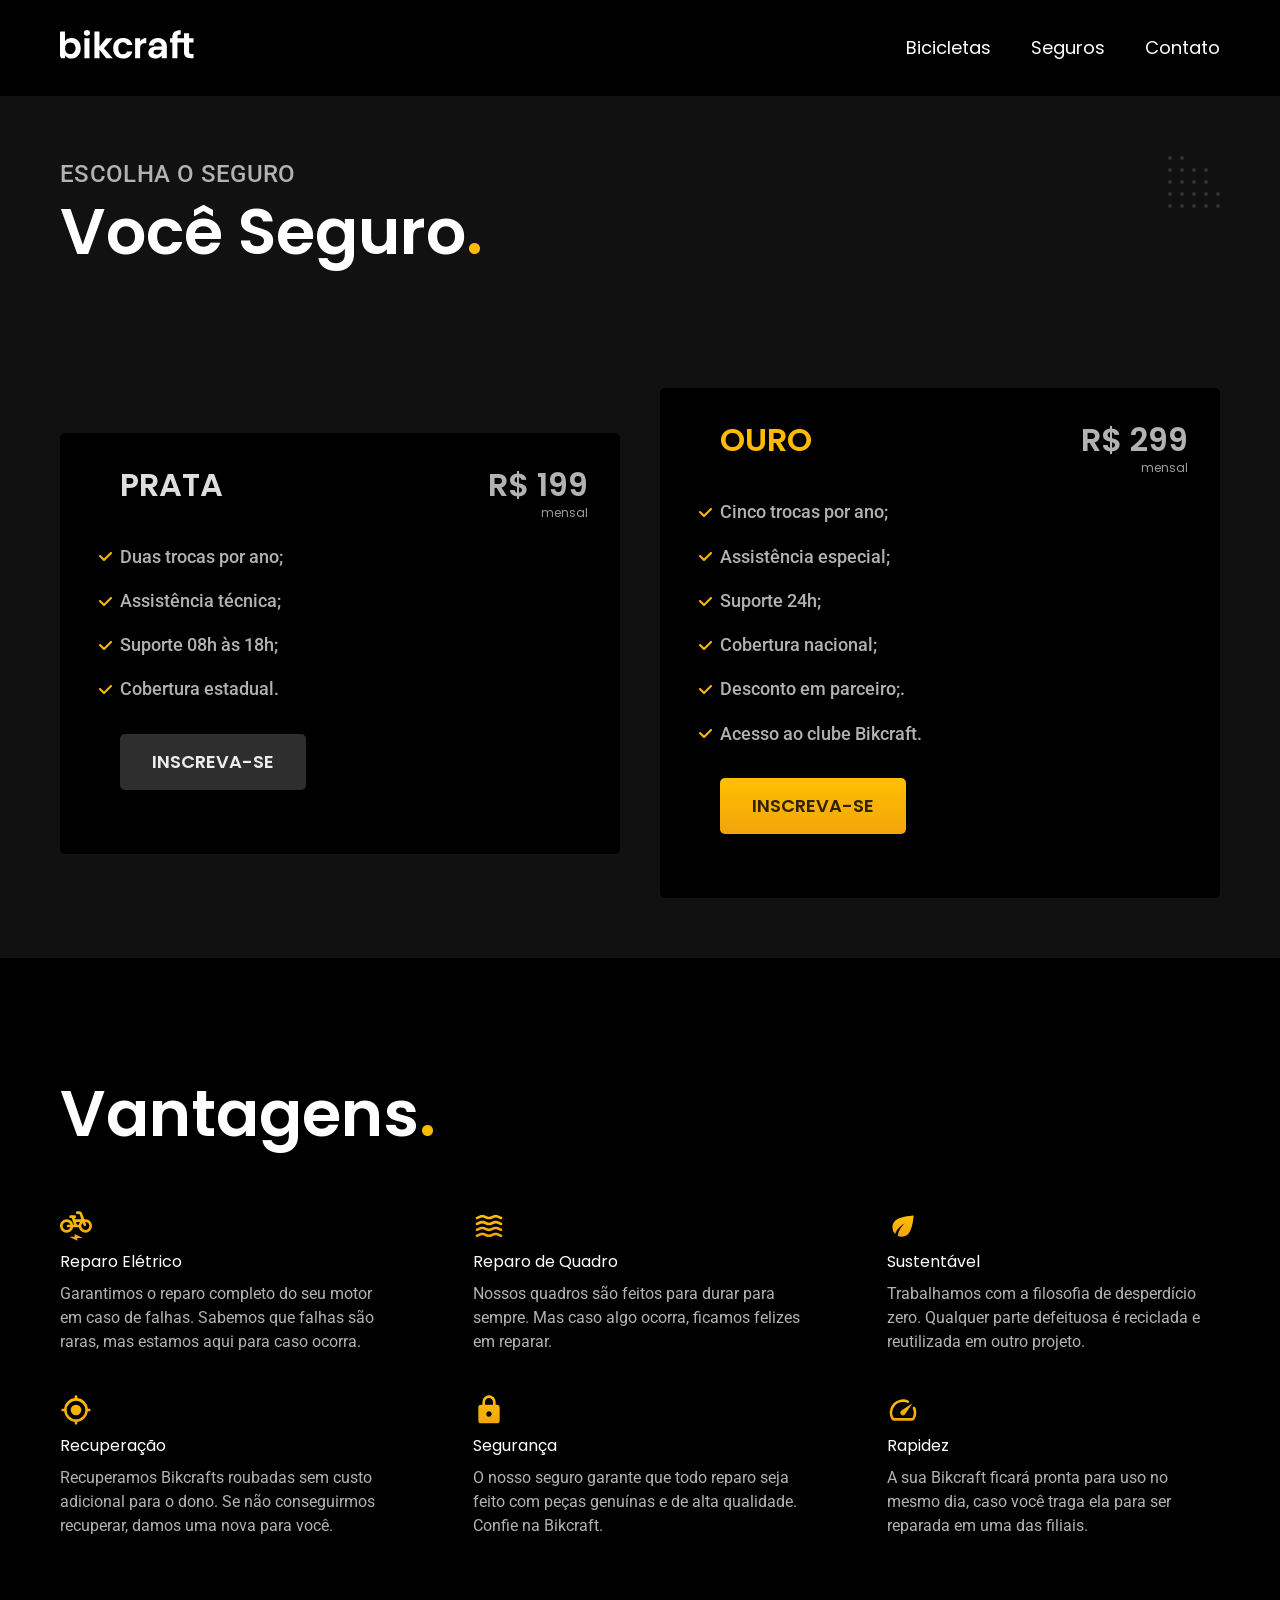
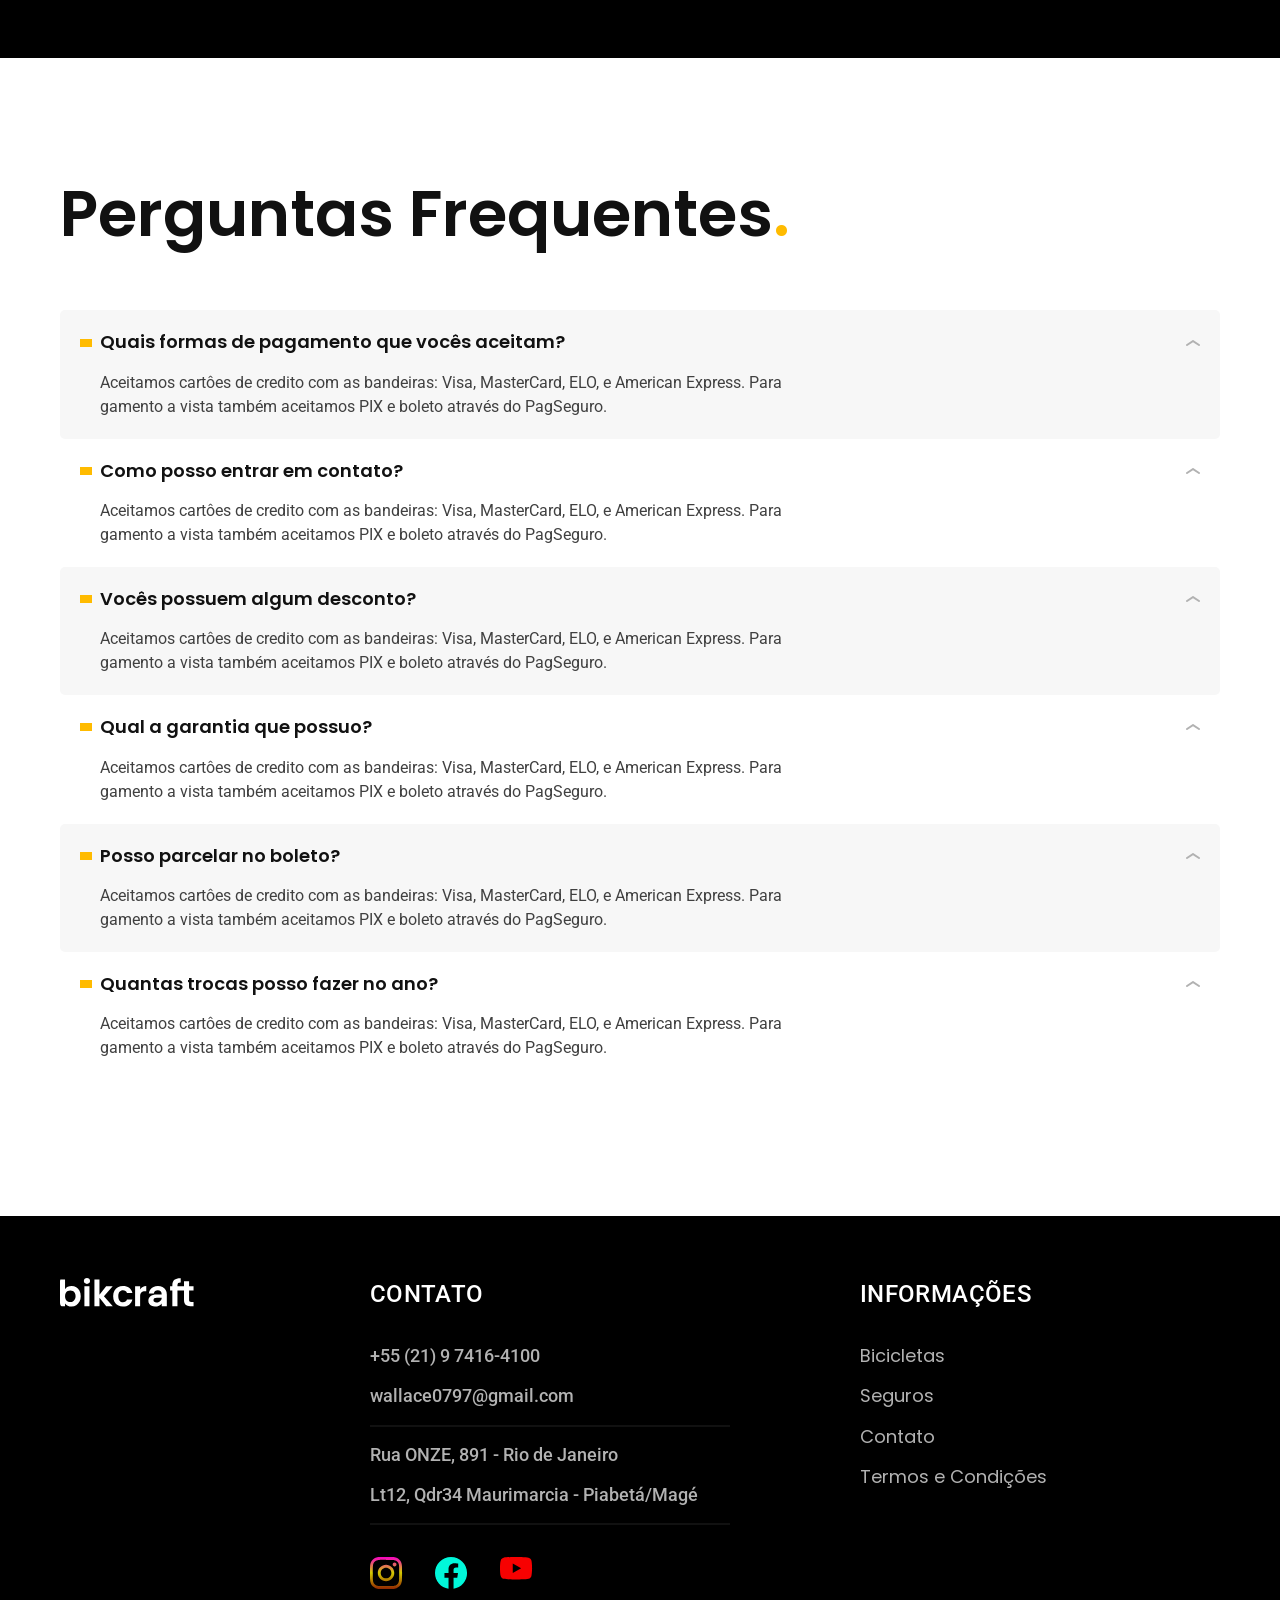
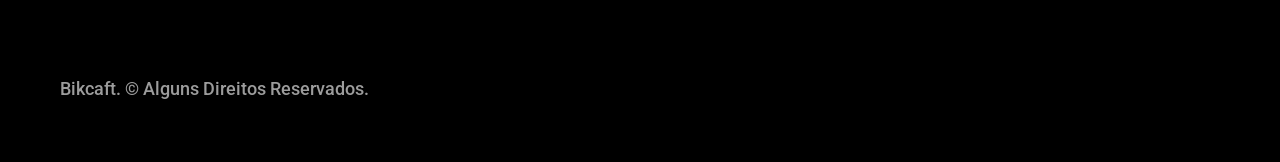
<file: seguros.html>
<!DOCTYPE html>
<html lang="pt-br">
<head>
    <meta charset="UTF-8">
    <meta name="viewport" content="width=device-width, initial-scale=1.0">
    <meta name="description" content=" Termos e condições de Bicicletas elétricas Bikcraft. Todos os direitos reservados.">
    <title>Seguros | Bikcraft</title>
    <link rel="preload" href="./CSS/style.css" as="style">
    <link rel="stylesheet" href="./CSS/style.css">
    <link rel="preconnect" href="https://fonts.googleapis.com">
    <link rel="preconnect" href="https://fonts.gstatic.com" crossorigin>
    <link href="https://fonts.googleapis.com/css2?family=Playwrite+GB+J&family=Poppins:wght@400;600&family=Roboto:ital,wdth,wght@0,75..100,100..900;1,75..100,100..900&display=swap" rel="stylesheet">
</head>
<body id="termos">
    <header class="header-bg">
        <div class="header container">
            <a href="./"><img src="./CSS/img/bikcraft.svg" alt="logo-bikcraft"></a>
            <nav aria-label="primaria">
                <ul class="header-menu fonte-1-m cor-0">
                    <li><a href="./bicicletas.html">Bicicletas</a></li>
                    <li><a href="./seguros.html">Seguros</a></li>
                    <li><a href="./contato.html">Contato</a></li>
                </ul>
            </nav>
        </div>
    </header>

    <main  class="seguros-bg">
        <div class="titulo-bg">
            <div class="titulo container">
                <p class="fonte-2-l-b cor-5">Escolha o Seguro</p>
                <h1 class="fonte-1-xxl cor-0">Você Seguro<span class="cor-p1">.</span></h1>
            </div>
        </div>

            <div class="seguros container">
                 <div class="seguros-item">
                    <h3 class="fonte-1-xl cor-3">PRATA</h3>
                    <span class="fonte-1-xl cor-5">R$ 199 <span class="fonte-1-xs cor-6">mensal</span></span>
                     <ul class="fonte-2-m cor-5">
                        <li>Duas trocas por ano;</li>
                        <li>Assistência técnica;</li>
                        <li>Suporte 08h às 18h;</li>
                        <li>Cobertura estadual.</li>
                    </ul>
                    <a class="botao secundario" href="./orcamento.html">Inscreva-se</a>
                </div>

                <div class="seguros-item">
                    <h3 class="fonte-1-xl cor-p1">OURO</h3>
                    <span class="fonte-1-xl cor-5">R$ 299 <span class="fonte-1-xs cor-6">mensal</span></span>
                    <ul class="fonte-2-m cor-5">
                        <li>Cinco trocas por ano;</li>
                        <li>Assistência especial;</li>
                        <li>Suporte 24h;</li>
                        <li>Cobertura nacional;</li>
                        <li>Desconto em parceiro;.</li>
                        <li>Acesso ao clube Bikcraft.</li>
                     </ul>
                    <a class="botao" href="./orcamento.html">Inscreva-se</a>
                 </div>
            </div>        
    </main>

    <article class="vantagens-bg">
        <div class="vantagens container">
            <h2 class="fonte-1-xxl cor-0">Vantagens<span class="cor-p1">.</span></h2>
            <ul>
                <li><img src="./CSS/img/icones/eletrica.svg" alt="">
                <h3 class="fonte-1-l cor-0">Reparo Elétrico</h3>
                <p class="fonte-2-s cor-5">Garantimos o reparo completo do seu motor em caso de falhas. Sabemos que falhas são raras, mas estamos aqui para caso ocorra.</p></li>
                <li><img src="./CSS/img/icones/carbono.svg" alt="">
                <h3 class="fonte-1-l cor-0">Reparo de Quadro</h3>
                <p class="fonte-2-s cor-5">Nossos quadros são feitos para durar para sempre. Mas caso algo ocorra, ficamos felizes em reparar.</p></li>
                <li><img src="./CSS/img/icones/sustentavel.svg" alt="">
                <h3 class="fonte-1-l cor-0">Sustentável</h3>
                <p class="fonte-2-s cor-5">Trabalhamos com a filosofia de desperdício zero. Qualquer parte defeituosa é reciclada e reutilizada em outro projeto.</p></li>
                <li><img src="./CSS/img/icones/rastreador.svg" alt="">
                <h3 class="fonte-1-l cor-0">Recuperação</h3>
                <p class="fonte-2-s cor-5">Recuperamos Bikcrafts roubadas sem custo adicional para o dono. Se não conseguirmos recuperar, damos uma nova para você.</p></li>
                <li><img src="./CSS/img/icones/seguro.svg" alt="">
                <h3 class="fonte-1-l cor-0">Segurança</h3>
                <p class="fonte-2-s cor-5">O nosso seguro garante que todo reparo seja feito com peças genuínas e de alta qualidade. Confie na Bikcraft.</p></li>
                <li><img src="./CSS/img/icones/velocidade.svg" alt="">
                <h3 class="fonte-1-l cor-0">Rapidez</h3>
                <p class="fonte-2-s cor-5">A sua Bikcraft ficará pronta para uso no mesmo dia, caso você traga ela para ser reparada em uma das filiais.</p></li>
            </ul>
        </div>
    </article>

    <article class="perguntas container">
        <h2 class="fonte-1-xxl">Perguntas Frequentes<span class="cor-p1">.</span></h2>
        <dl>
            <div>
                <dt class="fonte-1-m-b ">Quais formas de pagamento que vocês aceitam?</dt>
                <dd class="fonte-2-s cor-9">Aceitamos cartôes de credito com as bandeiras: Visa, MasterCard, ELO, e American Express. Para gamento a vista também aceitamos PIX e boleto através do PagSeguro.</dd>
            </div>
            <div>
                <dt class="fonte-1-m-b ">Como posso entrar em contato?</dt>
                <dd class="fonte-2-s cor-9">Aceitamos cartôes de credito com as bandeiras: Visa, MasterCard, ELO, e American Express. Para gamento a vista também aceitamos PIX e boleto através do PagSeguro.</dd>
            </div>
            <div>
                <dt class="fonte-1-m-b ">Vocês possuem algum desconto?</dt>
                <dd class="fonte-2-s cor-9">Aceitamos cartôes de credito com as bandeiras: Visa, MasterCard, ELO, e American Express. Para gamento a vista também aceitamos PIX e boleto através do PagSeguro.</dd>
            </div>
            <div>
                <dt class="fonte-1-m-b ">Qual a garantia que possuo?</dt>
                <dd class="fonte-2-s cor-9">Aceitamos cartôes de credito com as bandeiras: Visa, MasterCard, ELO, e American Express. Para gamento a vista também aceitamos PIX e boleto através do PagSeguro.</dd>
            </div>
            <div>
                <dt class="fonte-1-m-b ">Posso parcelar no boleto?</dt>
                <dd class="fonte-2-s cor-9">Aceitamos cartôes de credito com as bandeiras: Visa, MasterCard, ELO, e American Express. Para gamento a vista também aceitamos PIX e boleto através do PagSeguro.</dd>
            </div>
            <div>
                <dt class="fonte-1-m-b ">Quantas trocas posso fazer no ano?</dt>
                <dd class="fonte-2-s cor-9">Aceitamos cartôes de credito com as bandeiras: Visa, MasterCard, ELO, e American Express. Para gamento a vista também aceitamos PIX e boleto através do PagSeguro.</dd>
            </div>
        </dl>
    </article>

    <footer class="footer-bg">
        <div class="footer container">
            <img src="./CSS/img/bikcraft.svg" alt="logo-bikcfraft">
            <div class="footer-contato">
                <h3 class="fonte-2-l-b cor-0">Contato</h3>
                <ul class="fonte-2-m cor-5">
                    <li><a href="tel:+5521912345678">+55 (21) 9 7416-4100</a></li>
                    <li><a href="mailto:wallace0797@gmail.com">wallace0797@gmail.com</a></li>
                    <li>Rua ONZE, 891 - Rio de Janeiro</li>
                    <li>Lt12, Qdr34 Maurimarcia - Piabetá/Magé</li>
                </ul>
                <div class="footer-redes">
                    <a href="https://www.instagram.com/">
                        <img src="./CSS/img/redes/Vector-IG.svg" alt="Instagram">
                    </a>
                    <a href="https://www.facebook.com/login/?next=https%3A%2F%2Fwww.facebook.com%2F%3Flocale%3Dpt_BR">
                        <img src="./CSS/img/redes/Vector-FB.svg" alt="Facebook">
                    </a>
                    <a href="https://www.youtube.com/">
                        <img src="./CSS/img/redes/Vector-YT.svg" alt="YouTube">
                    </a>
                </div>
            </div>
                <div class="footer-informacoes">
                  <h3 class="fonte-2-l-b cor-0">Informações</h3>
                    <nav>
                        <ul class="fonte-1-m cor-5">
                            <li><a href="./bicicletas.html">Bicicletas</a></li>
                            <li><a href="./seguros.html">Seguros</a></li>
                            <li><a href="./contato.html">Contato</a></li>            
                            <li><a href="./termos.html">Termos e Condições</a></li>            
                        </ul>
                    </nav>
                </div>
                <p class="footer-copy fonte-2-m cor-6">Bikcaft. © Alguns Direitos Reservados.</p>
        </div>
    </footer>
</body>
</html>
</file>
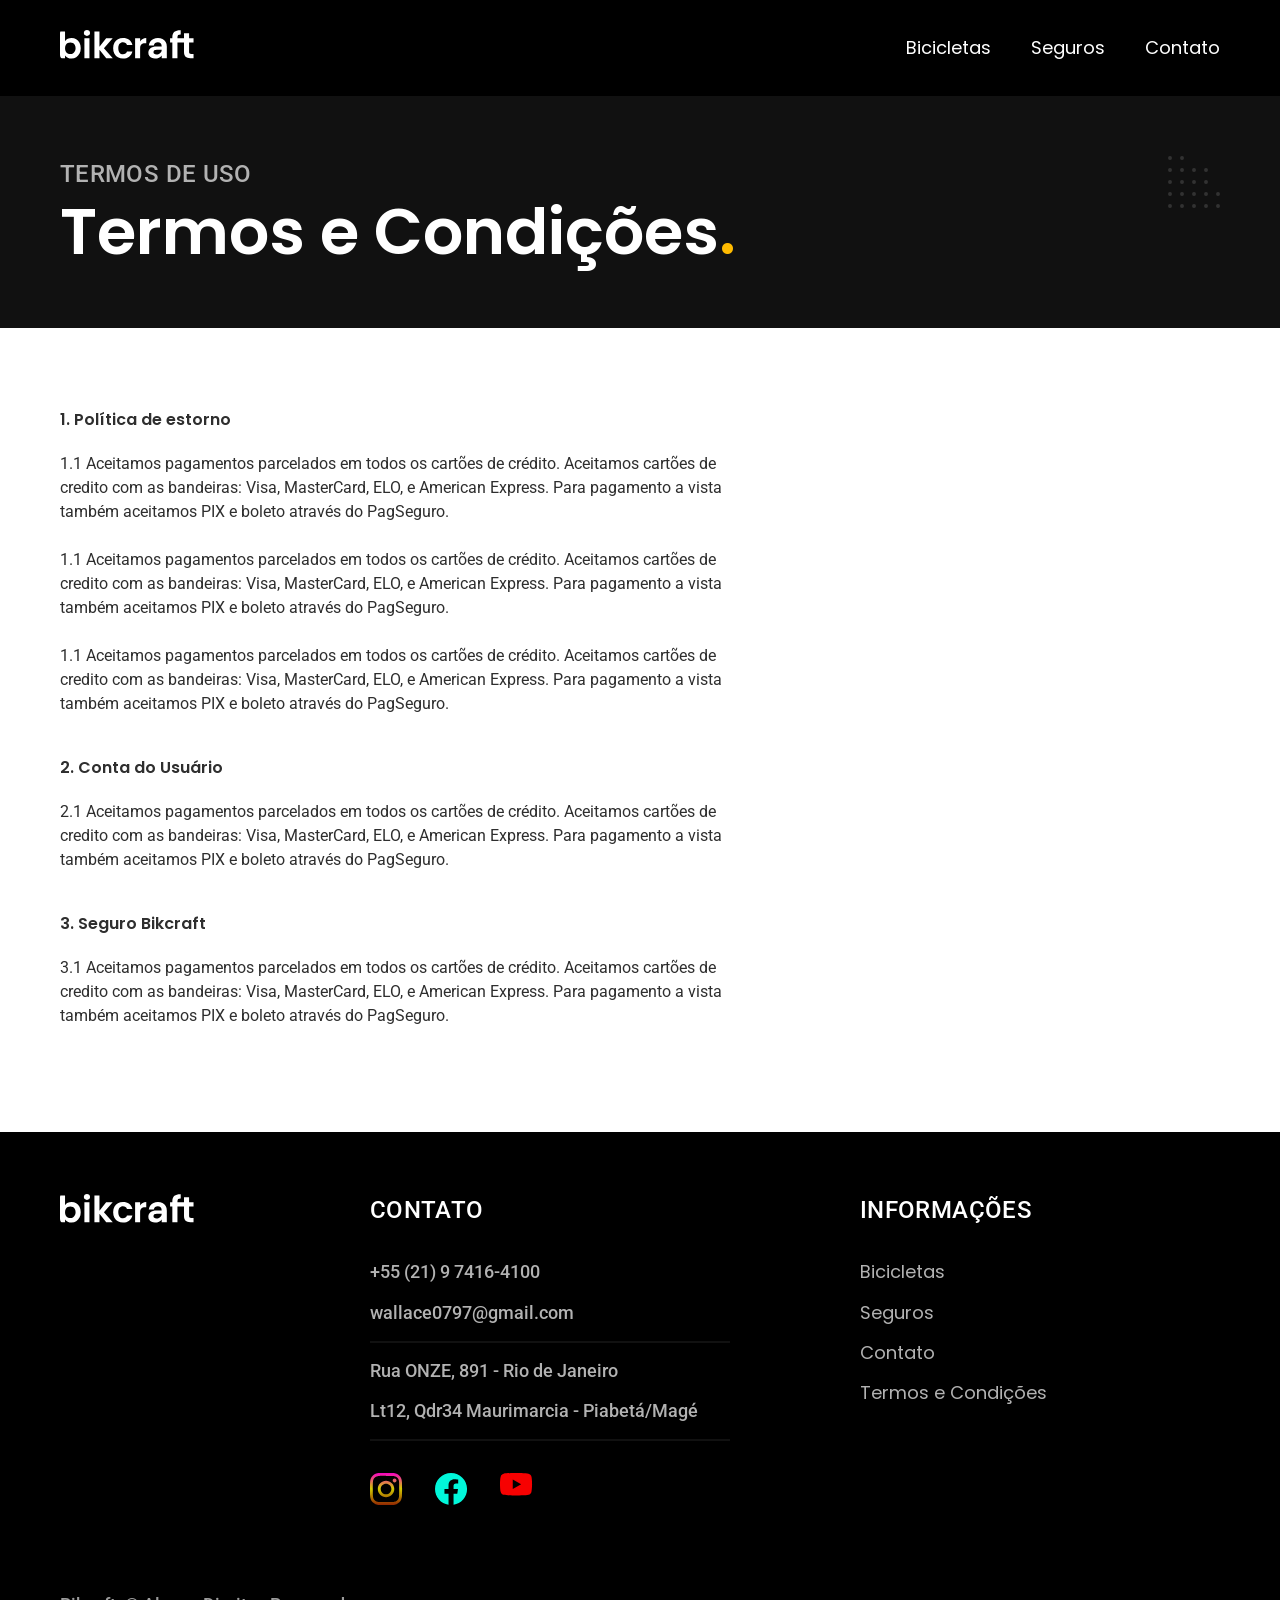
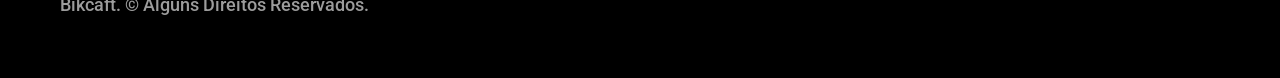
<file: termos.html>
<!DOCTYPE html>
<html lang="pt-br">
<head>
    <meta charset="UTF-8">
    <meta name="viewport" content="width=device-width, initial-scale=1.0">
    <meta name="description" content=" Termos e condições de Bicicletas elétricas Bikcraft. Todos os direitos reservados.">
    <title>Termos e Condições | Bikcraft</title>
    <link rel="preload" href="./CSS/style.css" as="style">
    <link rel="stylesheet" href="./CSS/style.css">
    <link rel="preconnect" href="https://fonts.googleapis.com">
    <link rel="preconnect" href="https://fonts.gstatic.com" crossorigin>
    <link href="https://fonts.googleapis.com/css2?family=Playwrite+GB+J&family=Poppins:wght@400;600&family=Roboto:ital,wdth,wght@0,75..100,100..900;1,75..100,100..900&display=swap" rel="stylesheet">
</head>
<body id="termos">
    <header class="header-bg">
        <div class="header container">
            <a href="./"><img src="./CSS/img/bikcraft.svg" alt="logo-bikcraft"></a>
            <nav aria-label="primaria">
                <ul class="header-menu fonte-1-m cor-0">
                    <li><a href="./bicicletas.html">Bicicletas</a></li>
                    <li><a href="./seguros.html">Seguros</a></li>
                    <li><a href="./contato.html">Contato</a></li>
                </ul>
            </nav>
        </div>
    </header>

    <main>
        <div class="titulo-bg">
            <div class="titulo container">
                <p class="fonte-2-l-b cor-5">Termos de Uso</p>
                <h1 class="fonte-1-xxl cor-0">Termos e Condições<span class="cor-p1">.</span></h1>
            </div>
        </div>

        <div class="termos fonte-2-s cor-10 container">
            <h2 class="fonte-1-l cot-11">1. Política de estorno</h2>
            <p>1.1 Aceitamos pagamentos parcelados em todos os cartões de crédito. Aceitamos cartões de credito com as bandeiras: Visa, MasterCard, ELO, e American Express. Para pagamento a vista também aceitamos PIX e boleto através do PagSeguro.</p>
            <p>1.1 Aceitamos pagamentos parcelados em todos os cartões de crédito. Aceitamos cartões de credito com as bandeiras: Visa, MasterCard, ELO, e American Express. Para pagamento a vista também aceitamos PIX e boleto através do PagSeguro.</p>
            <p>1.1 Aceitamos pagamentos parcelados em todos os cartões de crédito. Aceitamos cartões de credito com as bandeiras: Visa, MasterCard, ELO, e American Express. Para pagamento a vista também aceitamos PIX e boleto através do PagSeguro.</p>
            <h2 class="fonte-1-l cot-11">2. Conta do Usuário</h2>
            <p>2.1 Aceitamos pagamentos parcelados em todos os cartões de crédito. Aceitamos cartões de credito com as bandeiras: Visa, MasterCard, ELO, e American Express. Para pagamento a vista também aceitamos PIX e boleto através do PagSeguro.</p>
            <h2 class="fonte-1-l cot-11">3. Seguro Bikcraft</h2>
            <p>3.1 Aceitamos pagamentos parcelados em todos os cartões de crédito. Aceitamos cartões de credito com as bandeiras: Visa, MasterCard, ELO, e American Express. Para pagamento a vista também aceitamos PIX e boleto através do PagSeguro.</p>
            
        </div>
    </main>

    <footer class="footer-bg">
        <div class="footer container">
            <img src="./CSS/img/bikcraft.svg" alt="logo-bikcfraft">
            <div class="footer-contato">
                <h3 class="fonte-2-l-b cor-0">Contato</h3>
                <ul class="fonte-2-m cor-5">
                    <li><a href="tel:+5521912345678">+55 (21) 9 7416-4100</a></li>
                    <li><a href="mailto:wallace0797@gmail.com">wallace0797@gmail.com</a></li>
                    <li>Rua ONZE, 891 - Rio de Janeiro</li>
                    <li>Lt12, Qdr34 Maurimarcia - Piabetá/Magé</li>
                </ul>
                <div class="footer-redes">
                    <a href="https://www.instagram.com/">
                        <img src="./CSS/img/redes/Vector-IG.svg" alt="Instagram">
                    </a>
                    <a href="https://www.facebook.com/login/?next=https%3A%2F%2Fwww.facebook.com%2F%3Flocale%3Dpt_BR">
                        <img src="./CSS/img/redes/Vector-FB.svg" alt="Facebook">
                    </a>
                    <a href="https://www.youtube.com/">
                        <img src="./CSS/img/redes/Vector-YT.svg" alt="YouTube">
                    </a>
                </div>
            </div>
                <div class="footer-informacoes">
                  <h3 class="fonte-2-l-b cor-0">Informações</h3>
                    <nav>
                        <ul class="fonte-1-m cor-5">
                            <li><a href="./bicicletas.html">Bicicletas</a></li>
                            <li><a href="./seguros.html">Seguros</a></li>
                            <li><a href="./contato.html">Contato</a></li>            
                            <li><a href="./termos.html">Termos e Condições</a></li>            
                        </ul>
                    </nav>
                </div>
                <p class="footer-copy fonte-2-m cor-6">Bikcaft. © Alguns Direitos Reservados.</p>
        </div>
    </footer>
</body>
</html>
</file>
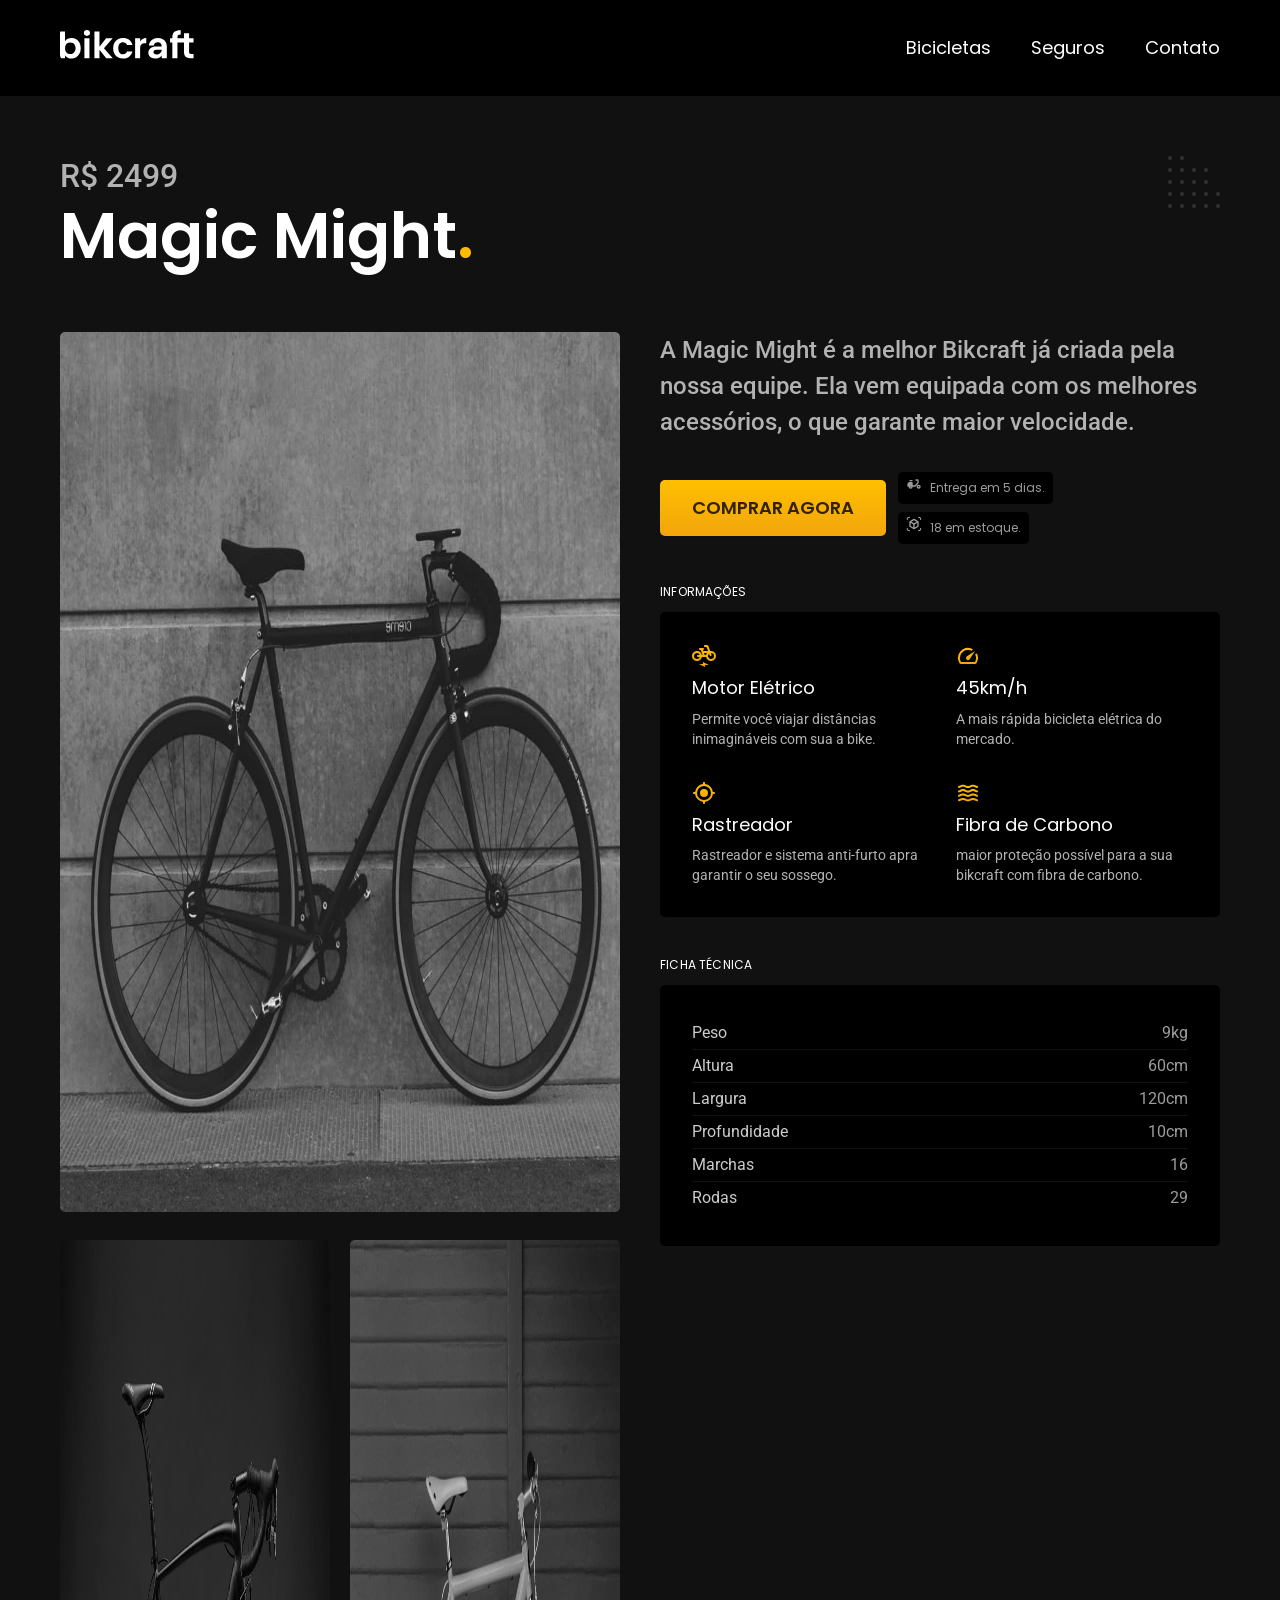
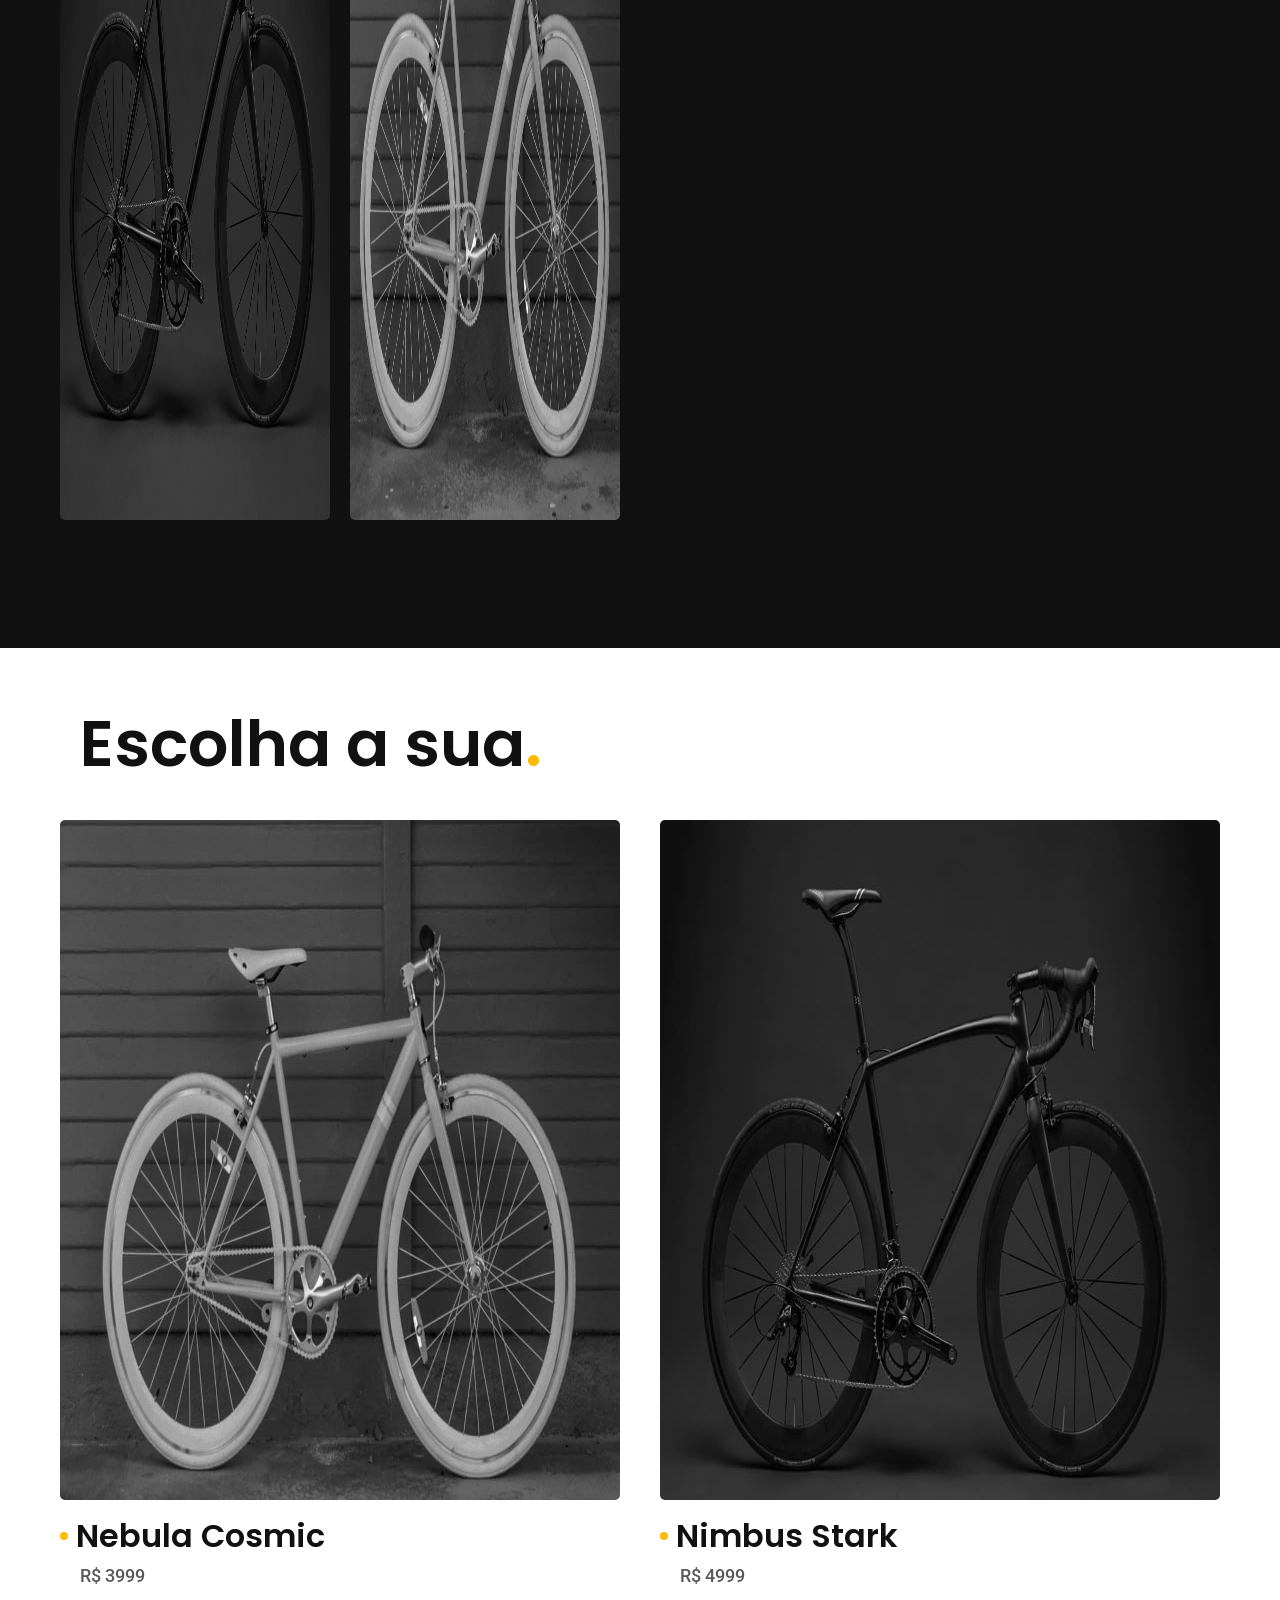
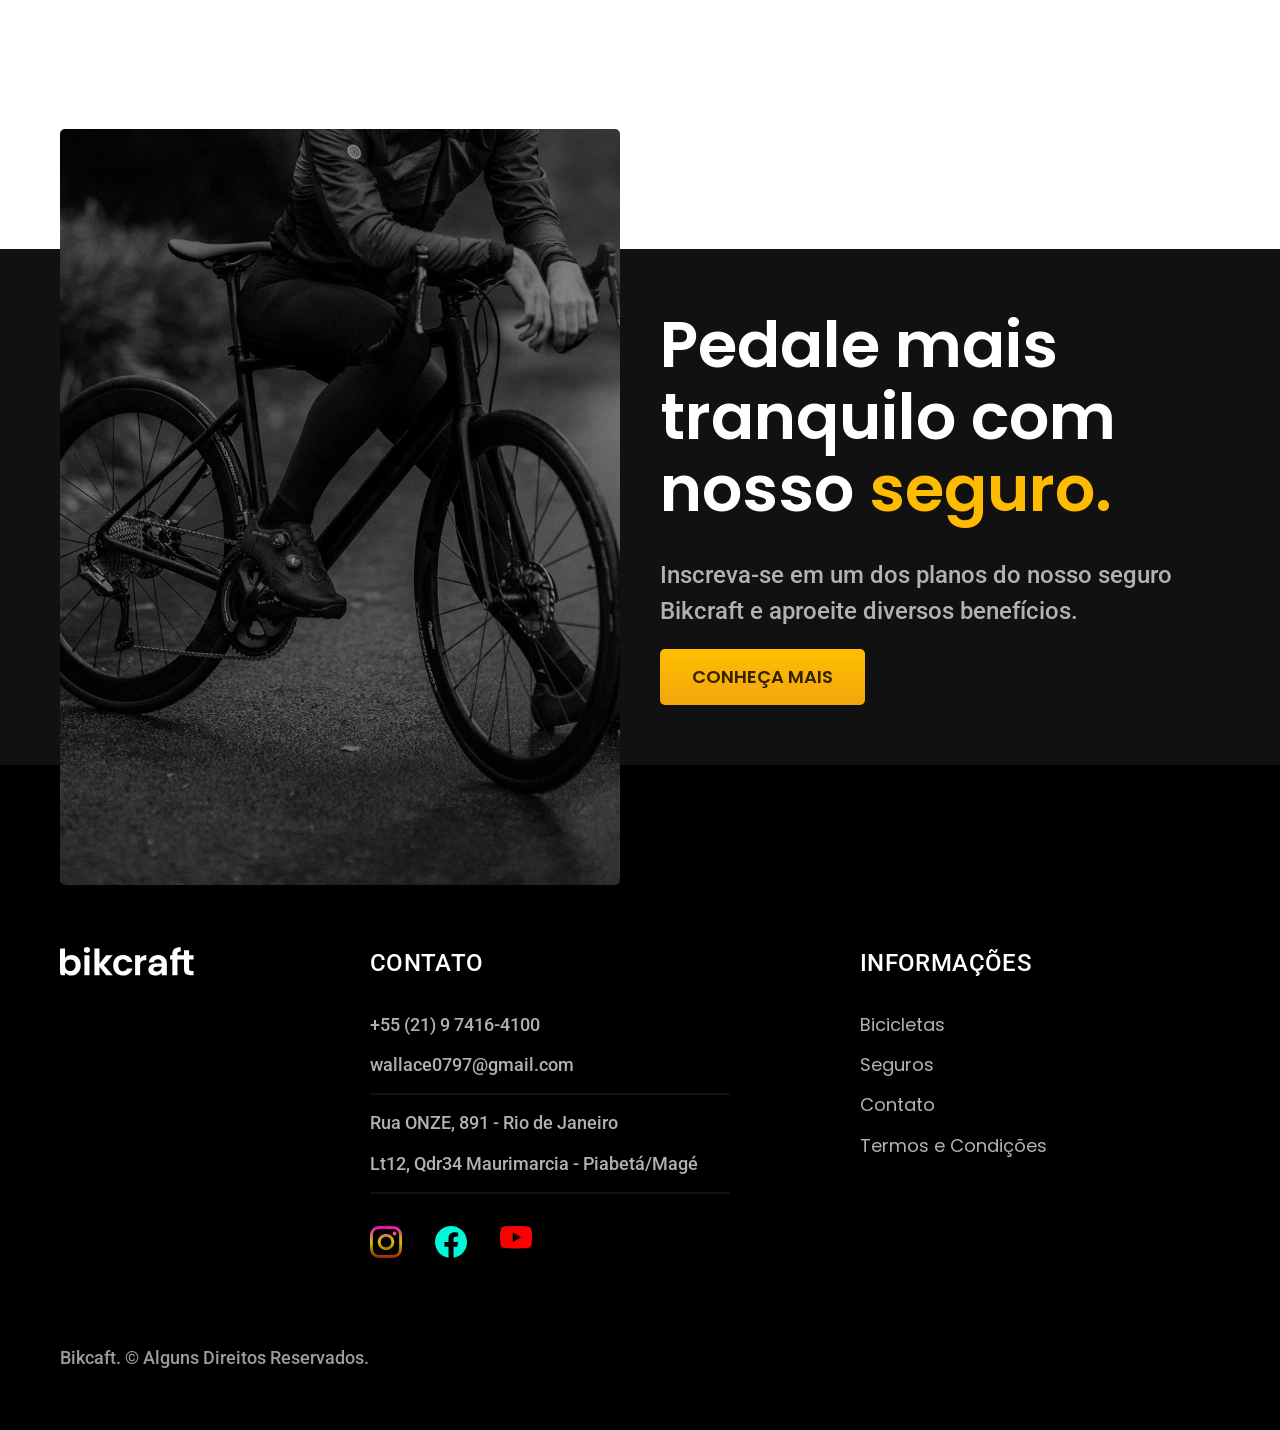
<file: bicicletas/magic.html>
<!DOCTYPE html>
<html lang="pt-br">
<head>
    <meta charset="UTF-8">
    <meta name="viewport" content="width=device-width, initial-scale=1.0">
    <meta name="description" content=" Termos e condições de Bicicletas elétricas Bikcraft. Todos os direitos reservados.">
    <title>Magic Might | Bikcraft</title>
    <link rel="stylesheet" href="../CSS/style.css">
    <link rel="preconnect" href="https://fonts.googleapis.com">
    <link rel="preconnect" href="https://fonts.gstatic.com" crossorigin>
    <link href="https://fonts.googleapis.com/css2?family=Playwrite+GB+J&family=Poppins:wght@400;600&family=Roboto:ital,wdth,wght@0,75..100,100..900;1,75..100,100..900&display=swap" rel="stylesheet">
</head>
<body id="bicicleta">
    <header class="header-bg">
        <div class="header container">
            <a href="../"><img src="../CSS/img/bikcraft.svg" alt="logo-bikcraft"></a>
            <nav aria-label="primaria">
                <ul class="header-menu fonte-1-m cor-0">
                    <li><a href="../bicicletas.html">Bicicletas</a></li>
                    <li><a href="../seguros.html">Seguros</a></li>
                    <li><a href="../contato.html">Contato</a></li>
                </ul>
            </nav>
        </div>
    </header>

    <main class="titulo-bg">
        <div>
            <div class="titulo container">
                <p class="fonte-2-xl cor-5">R$ 2499</p>
                <h1 class="fonte-1-xxl cor-0">Magic Might<span class="cor-p1">.</span></h1>
            </div>
        </div>
        <div class="bicicleta container">
            <div class="bicicleta-img">
                <img src="../CSS/img/bicicleta/nimbus2.jpg" width="1120" height="880" alt="">
                <img src="../CSS/img/bicicleta/nimbus1.jpg" width="1120" height="880" alt="">
                <img src="../CSS/img/bicicleta/nimbus3.jpg" width="1120" height="880" alt="">
            </div>
            <div class="bicicleta-conteudo">
                <p class="fonte-2-l cor-5">A Magic Might é a melhor Bikcraft já criada pela nossa equipe. Ela vem equipada com os melhores acessórios, o que garante maior velocidade.</p>
                <div class="bicicleta-comprar">
                    <a class="botao" href="../orcamento.html">Comprar Agora</a>
                    <span class="fonte-1-xs cor-6"><img src="../CSS/img/icones/entrega.svg" alt="">Entrega em 5 dias.</span>
                    <span class="fonte-1-xs cor-6"><img src="../CSS/img/icones/estoque.svg" alt="">18 em estoque.</span>
                </div>    
                <h2 class="fonte-1-xs cor-0">Informações</h2>
                <ul class="bicicleta-informacoes">
                    <li><img src="../CSS/img/icones/eletrica.svg" alt="">
                        <h3 class="fonte-1-m cor-0">Motor Elétrico</h3>
                        <p class="fonte-2-xs cor-5">Permite você viajar distâncias inimagináveis com sua a bike.</p>
                    </li>
                    <li><img src="../CSS/img/icones/velocidade.svg" alt="">
                        <h3 class="fonte-1-m cor-0">45km/h</h3>
                        <p class="fonte-2-xs cor-5">A mais rápida bicicleta elétrica do mercado.</p>
                    </li>
                    <li><img src="../CSS/img/icones/rastreador.svg" alt="">
                        <h3 class="fonte-1-m cor-0">Rastreador</h3>
                        <p class="fonte-2-xs cor-5">Rastreador e sistema anti-furto apra garantir o seu sossego.</p>
                    </li>
                    <li><img src="../CSS/img/icones/carbono.svg" alt="">
                        <h3 class="fonte-1-m cor-0">Fibra de Carbono</h3>
                        <p class="fonte-2-xs cor-5">maior proteção possível para a sua bikcraft com fibra de carbono.</p>
                    </li>
                </ul>
                <h2 class="fonte-1-xs cor-0">Ficha Técnica</h2>
                <ul class="bicicleta-ficha fonte-2-s cor-4">
                    <li>Peso <span>9kg</span></li>
                    <li>Altura <span>60cm</span></li>
                    <li>Largura <span>120cm</span></li>
                    <li>Profundidade <span>10cm</span></li>
                    <li>Marchas <span>16</span></li>
                    <li>Rodas <span>29</span></li>
                </ul>
            </div>
        </div>

    </main>

    <article class="bicicletas-lista container">
    <h2 class="fonte-1-xxl container">Escolha a sua<span class="cor-p1">.</span></h2>
    
        <ul>
            <li>
                <a href="./nebula.html">
                 <img src="../CSS/img/bicicletas/nebula.jpg" width="1120" height="680"alt="bike-magic-might">
                 <h3 class="fonte-1-xl">Nebula Cosmic</h3>
                 <span class="fonte-2-m cor-8">R$ 3999</span>
                </a>
            </li>
            <li>
                <a href="./nimbus.html">
                 <img src="../CSS/img/bicicletas/nimbus.jpg" width="1120" height="680"alt="bike-magic-might">
                 <h3 class="fonte-1-xl">Nimbus Stark</h3>
                 <span class="fonte-2-m cor-8">R$ 4999</span>
                </a>
            </li>
        </ul>
    </article>

    <article class="seguro-bg">
        <div class="seguro container">
            <div class="seguro-img">
                <img src="../CSS/img/fotos/seguros.jpg" alt="pessoa montada na bike">
            </div>
            <div class="seguro-conteudo">
                <h2 class="fonte-1-xxl cor-0">Pedale mais tranquilo com nosso <span class="cor-p1">seguro.</span></h2>
                <p class="fonte-2-l cor-5">Inscreva-se em um dos planos do nosso seguro Bikcraft e aproeite diversos benefícios.</p>
                <a class="botao" href="../seguros.html">Conheça Mais</a>
            </div>
        </div>
    </article>

    <footer class="footer-bg">
        <div class="footer container">
            <img src="../CSS/img/bikcraft.svg" alt="logo-bikcfraft">
            <div class="footer-contato">
                <h3 class="fonte-2-l-b cor-0">Contato</h3>
                <ul class="fonte-2-m cor-5">
                    <li><a href="tel:+5521912345678">+55 (21) 9 7416-4100</a></li>
                    <li><a href="mailto:wallace0797@gmail.com">wallace0797@gmail.com</a></li>
                    <li>Rua ONZE, 891 - Rio de Janeiro</li>
                    <li>Lt12, Qdr34 Maurimarcia - Piabetá/Magé</li>
                </ul>
                <div class="footer-redes">
                    <a href="https://www.instagram.com/">
                        <img src="../CSS/img/redes/Vector-IG.svg" alt="Instagram">
                    </a>
                    <a href="https://www.facebook.com/login/?next=https%3A%2F%2Fwww.facebook.com%2F%3Flocale%3Dpt_BR">
                        <img src="../CSS/img/redes/Vector-FB.svg" alt="Facebook">
                    </a>
                    <a href="https://www.youtube.com/">
                        <img src="../CSS/img/redes/Vector-YT.svg" alt="YouTube">
                    </a>
                </div>
            </div>
                <div class="footer-informacoes">
                  <h3 class="fonte-2-l-b cor-0">Informações</h3>
                    <nav>
                        <ul class="fonte-1-m cor-5">
                            <li><a href="../bicicletas.html">Bicicletas</a></li>
                            <li><a href="../seguros.html">Seguros</a></li>
                            <li><a href="../contato.html">Contato</a></li>            
                            <li><a href="../termos.html">Termos e Condições</a></li>            
                        </ul>
                    </nav>
                </div>
                <p class="footer-copy fonte-2-m cor-6">Bikcaft. © Alguns Direitos Reservados.</p>
        </div>
    </footer>
</body>
</html>
</file>
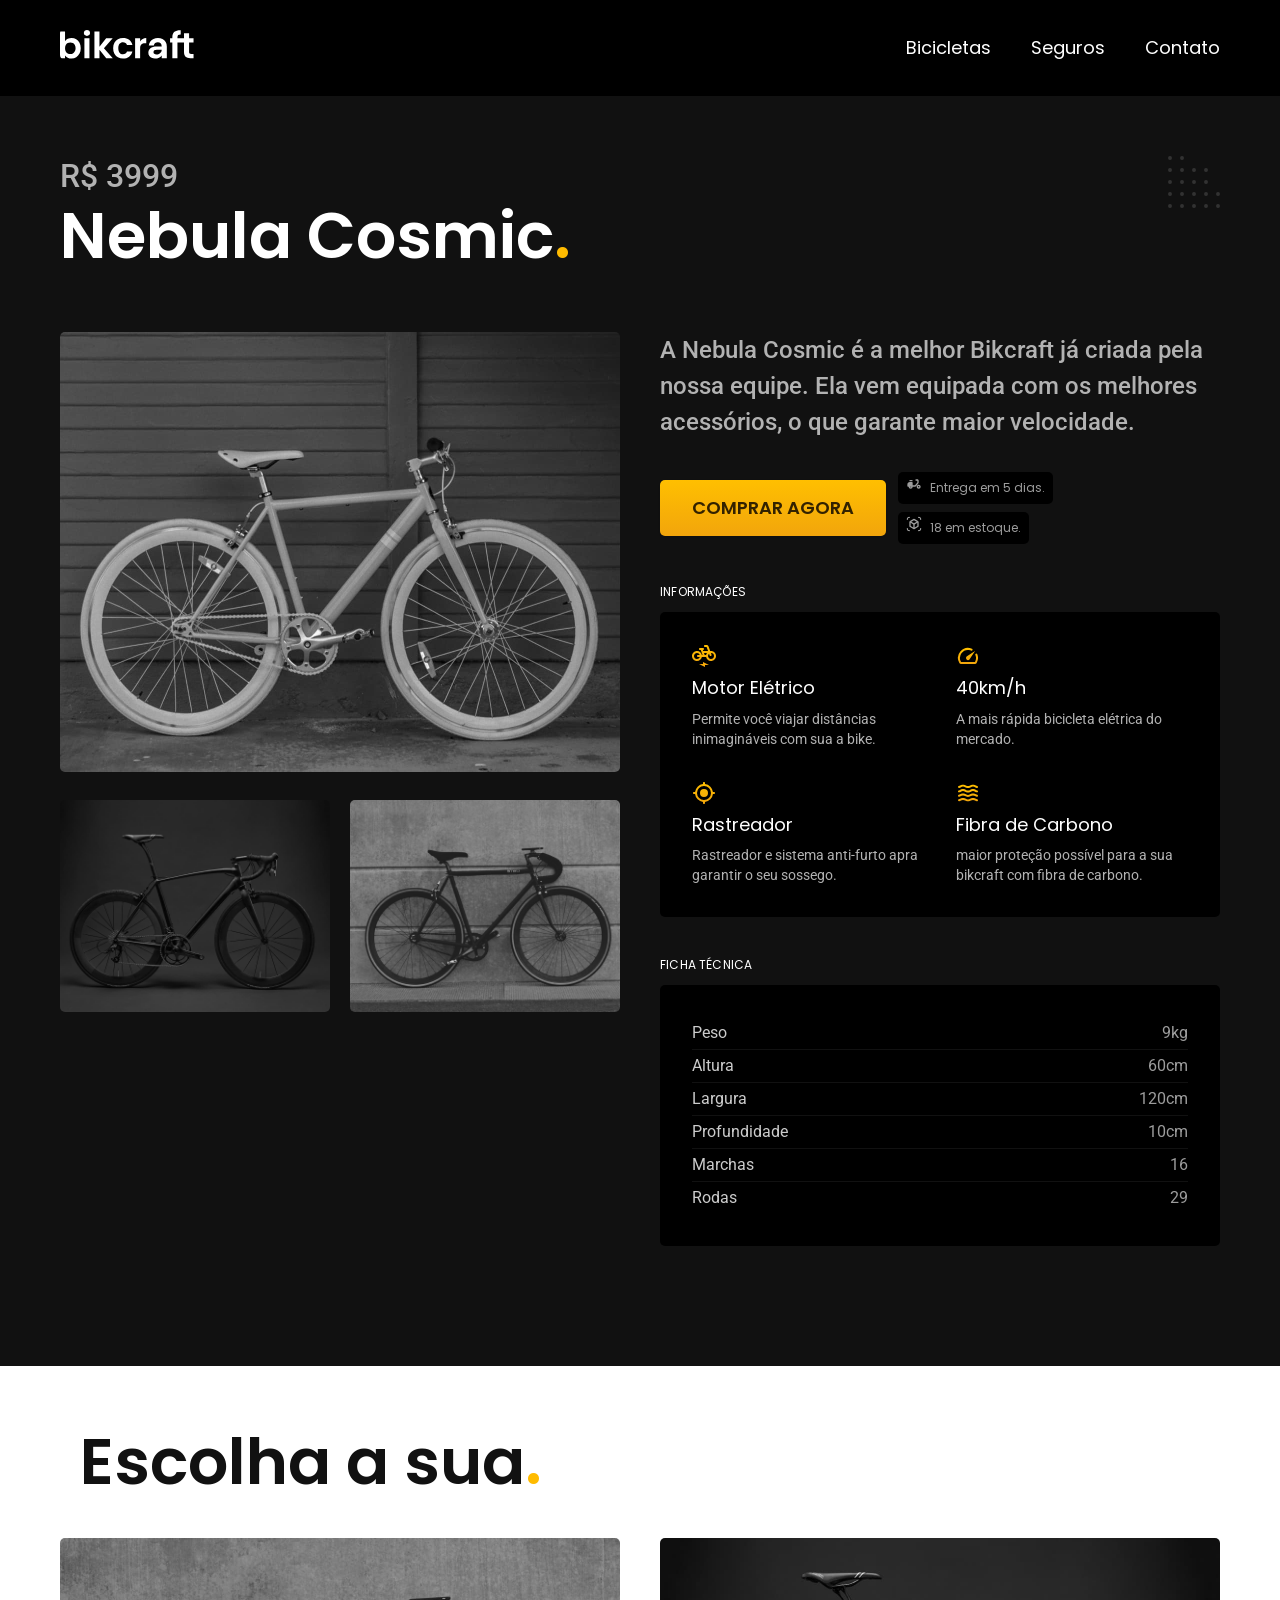
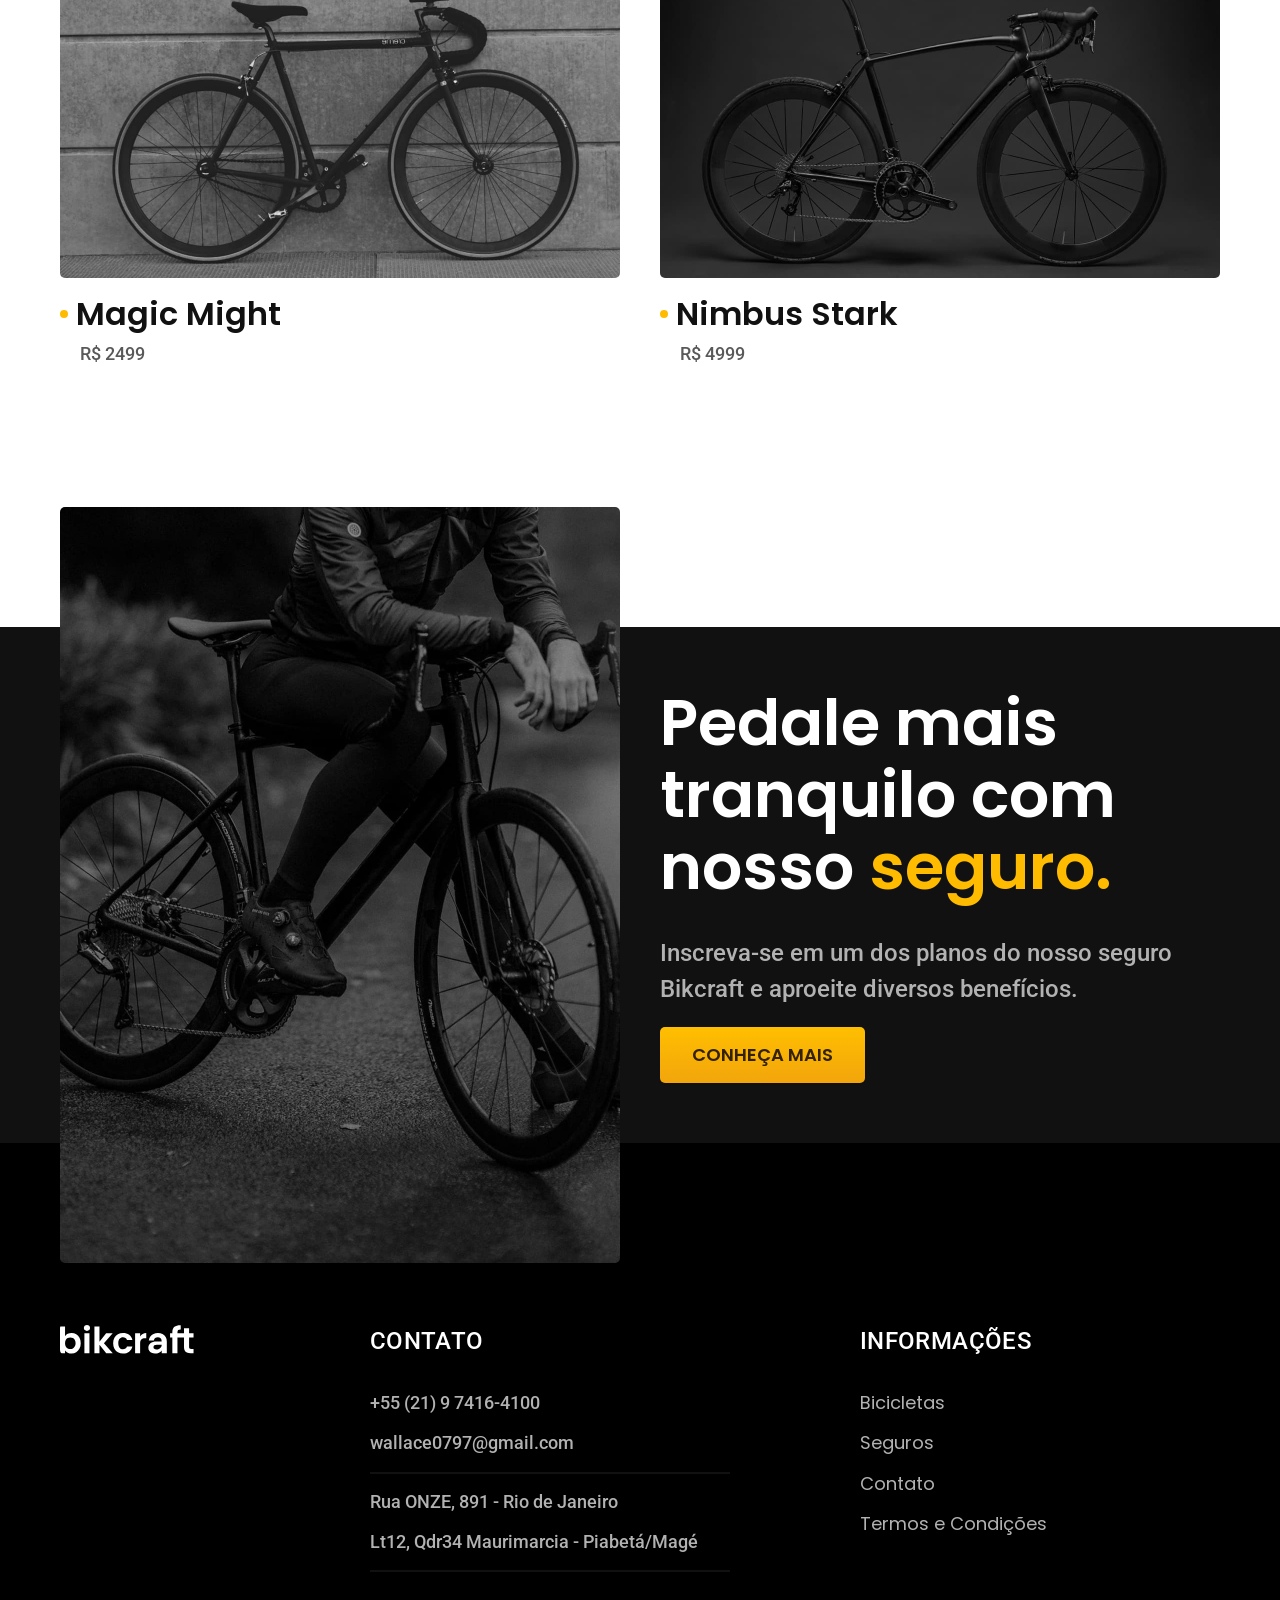
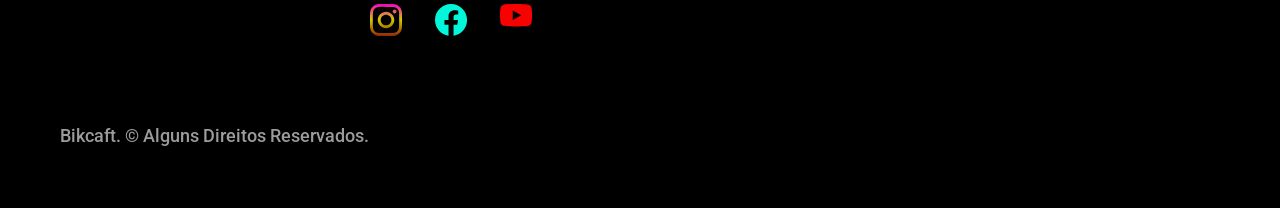
<file: bicicletas/nebula.html>
<!DOCTYPE html>
<html lang="pt-br">
<head>
    <meta charset="UTF-8">
    <meta name="viewport" content="width=device-width, initial-scale=1.0">
    <meta name="description" content=" Termos e condições de Bicicletas elétricas Bikcraft. Todos os direitos reservados.">
    <title>Nebula Cosmic | Bikcraft</title>
    <link rel="stylesheet" href="../CSS/style.css">
    <link rel="preconnect" href="https://fonts.googleapis.com">
    <link rel="preconnect" href="https://fonts.gstatic.com" crossorigin>
    <link href="https://fonts.googleapis.com/css2?family=Playwrite+GB+J&family=Poppins:wght@400;600&family=Roboto:ital,wdth,wght@0,75..100,100..900;1,75..100,100..900&display=swap" rel="stylesheet">
</head>
<body id="bicicleta">
    <header class="header-bg">
        <div class="header container">
            <a href="../"><img src="../CSS/img/bikcraft.svg" alt="logo-bikcraft"></a>
            <nav aria-label="primaria">
                <ul class="header-menu fonte-1-m cor-0">
                    <li><a href="../bicicletas.html">Bicicletas</a></li>
                    <li><a href="../seguros.html">Seguros</a></li>
                    <li><a href="../contato.html">Contato</a></li>
                </ul>
            </nav>
        </div>
    </header>

    <main class="titulo-bg">
        <div>
            <div class="titulo container">
                <p class="fonte-2-xl cor-5">R$ 3999</p>
                <h1 class="fonte-1-xxl cor-0">Nebula Cosmic<span class="cor-p1">.</span></h1>
            </div>
        </div>
        <div class="bicicleta container">
            <div class="bicicleta-img">
                <img src="../CSS/img/bicicleta/nimbus3.jpg" alt="">
                <img src="../CSS/img/bicicleta/nimbus1.jpg" alt="">
                <img src="../CSS/img/bicicleta/nimbus2.jpg" alt="">
            </div>
            <div class="bicicleta-conteudo">
                <p class="fonte-2-l cor-5">A Nebula Cosmic é a melhor Bikcraft já criada pela nossa equipe. Ela vem equipada com os melhores acessórios, o que garante maior velocidade.</p>
                <div class="bicicleta-comprar">
                    <a class="botao" href="../orcamento.html">Comprar Agora</a>
                    <span class="fonte-1-xs cor-6"><img src="../CSS/img/icones/entrega.svg" alt="">Entrega em 5 dias.</span>
                    <span class="fonte-1-xs cor-6"><img src="../CSS/img/icones/estoque.svg" alt="">18 em estoque.</span>
                </div>    
                <h2 class="fonte-1-xs cor-0">Informações</h2>
                <ul class="bicicleta-informacoes">
                    <li><img src="../CSS/img/icones/eletrica.svg" alt="">
                        <h3 class="fonte-1-m cor-0">Motor Elétrico</h3>
                        <p class="fonte-2-xs cor-5">Permite você viajar distâncias inimagináveis com sua a bike.</p>
                    </li>
                    <li><img src="../CSS/img/icones/velocidade.svg" alt="">
                        <h3 class="fonte-1-m cor-0">40km/h</h3>
                        <p class="fonte-2-xs cor-5">A mais rápida bicicleta elétrica do mercado.</p>
                    </li>
                    <li><img src="../CSS/img/icones/rastreador.svg" alt="">
                        <h3 class="fonte-1-m cor-0">Rastreador</h3>
                        <p class="fonte-2-xs cor-5">Rastreador e sistema anti-furto apra garantir o seu sossego.</p>
                    </li>
                    <li><img src="../CSS/img/icones/carbono.svg" alt="">
                        <h3 class="fonte-1-m cor-0">Fibra de Carbono</h3>
                        <p class="fonte-2-xs cor-5">maior proteção possível para a sua bikcraft com fibra de carbono.</p>
                    </li>
                </ul>
                <h2 class="fonte-1-xs cor-0">Ficha Técnica</h2>
                <ul class="bicicleta-ficha fonte-2-s cor-4">
                    <li>Peso <span>9kg</span></li>
                    <li>Altura <span>60cm</span></li>
                    <li>Largura <span>120cm</span></li>
                    <li>Profundidade <span>10cm</span></li>
                    <li>Marchas <span>16</span></li>
                    <li>Rodas <span>29</span></li>
                </ul>
            </div>
        </div>

    </main>

    <article class="bicicletas-lista container">
    <h2 class="fonte-1-xxl container">Escolha a sua<span class="cor-p1">.</span></h2>
    
        <ul>
            <li>
                <a href="./magic.html">
                 <img src="../CSS/img/bicicletas/magic.jpg"alt="bike-magic-might">
                 <h3 class="fonte-1-xl">Magic Might</h3>
                 <span class="fonte-2-m cor-8">R$ 2499</span>
                </a>
            </li>
            <li>
                <a href="./nimbus.html">
                 <img src="../CSS/img/bicicletas/nimbus.jpg"alt="bike-magic-might">
                 <h3 class="fonte-1-xl">Nimbus Stark</h3>
                 <span class="fonte-2-m cor-8">R$ 4999</span>
                </a>
            </li>
        </ul>
    </article>

    <article class="seguro-bg">
        <div class="seguro container">
            <div class="seguro-img">
                <img src="../CSS/img/fotos/seguros.jpg" alt="pessoa montada na bike">
            </div>
            <div class="seguro-conteudo">
                <h2 class="fonte-1-xxl cor-0">Pedale mais tranquilo com nosso <span class="cor-p1">seguro.</span></h2>
                <p class="fonte-2-l cor-5">Inscreva-se em um dos planos do nosso seguro Bikcraft e aproeite diversos benefícios.</p>
                <a class="botao" href="../seguros.html">Conheça Mais</a>
            </div>
        </div>
    </article>

    <footer class="footer-bg">
        <div class="footer container">
            <img src="../CSS/img/bikcraft.svg" alt="logo-bikcfraft">
            <div class="footer-contato">
                <h3 class="fonte-2-l-b cor-0">Contato</h3>
                <ul class="fonte-2-m cor-5">
                    <li><a href="tel:+5521912345678">+55 (21) 9 7416-4100</a></li>
                    <li><a href="mailto:wallace0797@gmail.com">wallace0797@gmail.com</a></li>
                    <li>Rua ONZE, 891 - Rio de Janeiro</li>
                    <li>Lt12, Qdr34 Maurimarcia - Piabetá/Magé</li>
                </ul>
                <div class="footer-redes">
                    <a href="https://www.instagram.com/">
                        <img src="../CSS/img/redes/Vector-IG.svg" alt="Instagram">
                    </a>
                    <a href="https://www.facebook.com/login/?next=https%3A%2F%2Fwww.facebook.com%2F%3Flocale%3Dpt_BR">
                        <img src="../CSS/img/redes/Vector-FB.svg" alt="Facebook">
                    </a>
                    <a href="https://www.youtube.com/">
                        <img src="../CSS/img/redes/Vector-YT.svg" alt="YouTube">
                    </a>
                </div>
            </div>
                <div class="footer-informacoes">
                  <h3 class="fonte-2-l-b cor-0">Informações</h3>
                    <nav>
                        <ul class="fonte-1-m cor-5">
                            <li><a href="../bicicletas.html">Bicicletas</a></li>
                            <li><a href="../seguros.html">Seguros</a></li>
                            <li><a href="../contato.html">Contato</a></li>            
                            <li><a href="../termos.html">Termos e Condições</a></li>            
                        </ul>
                    </nav>
                </div>
                <p class="footer-copy fonte-2-m cor-6">Bikcaft. © Alguns Direitos Reservados.</p>
        </div>
    </footer>
</body>
</html>
</file>
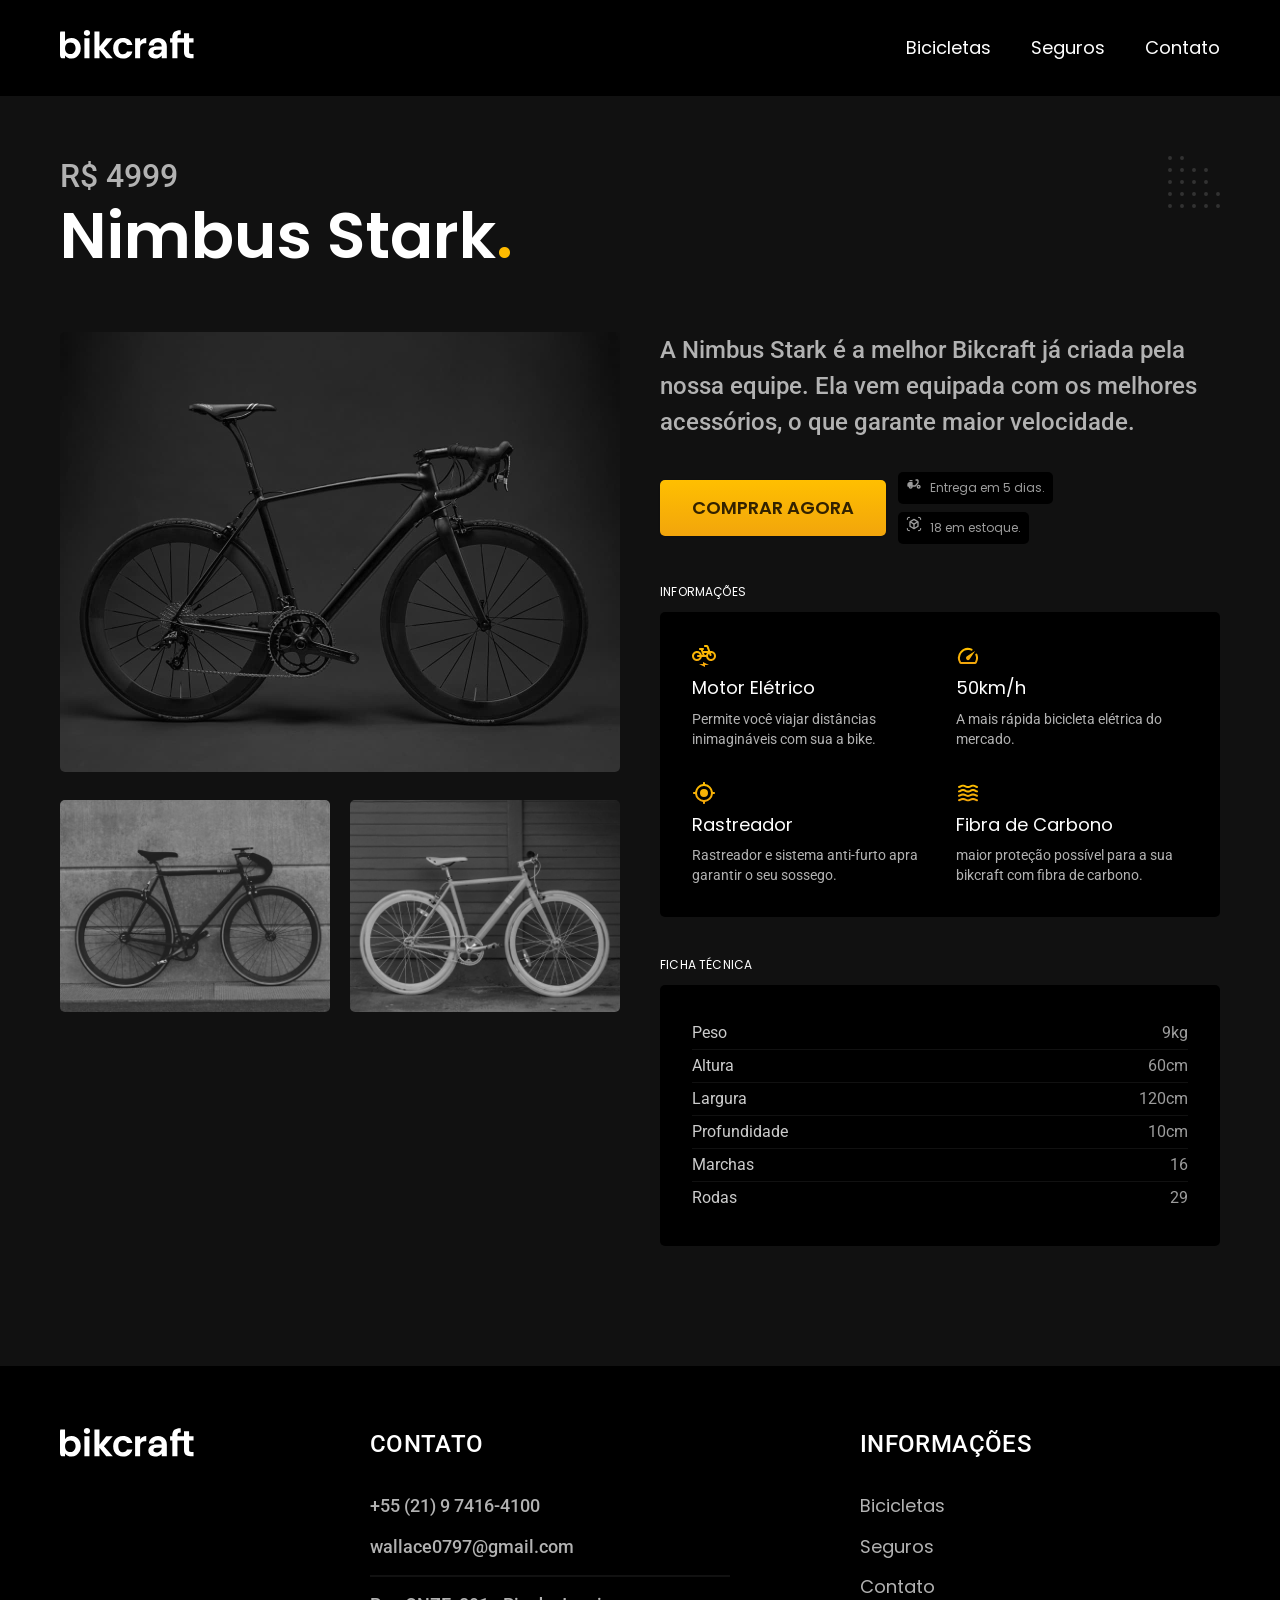
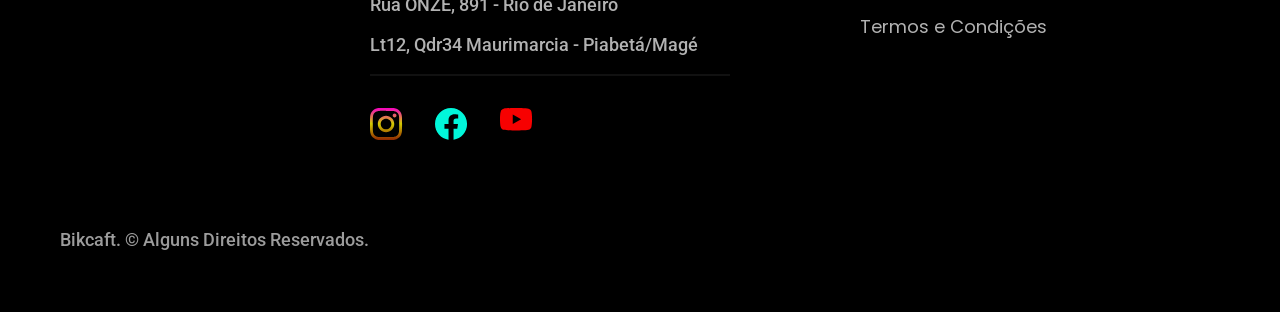
<file: bicicletas/nimbus.html>
<!DOCTYPE html>
<html lang="pt-br">
<head>
    <meta charset="UTF-8">
    <meta name="viewport" content="width=device-width, initial-scale=1.0">
    <meta name="description" content=" Termos e condições de Bicicletas elétricas Bikcraft. Todos os direitos reservados.">
    <title>Nimbus Stark | Bikcraft</title>
    <link rel="stylesheet" href="../CSS/style.css">
    <link rel="preconnect" href="https://fonts.googleapis.com">
    <link rel="preconnect" href="https://fonts.gstatic.com" crossorigin>
    <link href="https://fonts.googleapis.com/css2?family=Playwrite+GB+J&family=Poppins:wght@400;600&family=Roboto:ital,wdth,wght@0,75..100,100..900;1,75..100,100..900&display=swap" rel="stylesheet">
</head>
<body id="bicicileta">
    <header class="header-bg">
        <div class="header container">
            <a href="../"><img src="../CSS/img/bikcraft.svg" alt="logo-bikcraft"></a>
            <nav aria-label="primaria">
                <ul class="header-menu fonte-1-m cor-0">
                    <li><a href="../bicicletas.html">Bicicletas</a></li>
                    <li><a href="../seguros.html">Seguros</a></li>
                    <li><a href="../contato.html">Contato</a></li>
                </ul>
            </nav>
        </div>
    </header>

    <main class="titulo-bg">
        <div>
            <div class="titulo container">
                <p class="fonte-2-xl cor-5">R$ 4999</p>
                <h1 class="fonte-1-xxl cor-0">Nimbus Stark<span class="cor-p1">.</span></h1>
            </div>
        </div>
        <div class="bicicleta container">
            <div class="bicicleta-img">
                <img src="../CSS/img/bicicleta/nimbus1.jpg" alt="">
                <img src="../CSS/img/bicicleta/nimbus2.jpg" alt="">
                <img src="../CSS/img/bicicleta/nimbus3.jpg" alt="">
            </div>
            <div class="bicicleta-conteudo">
                <p class="fonte-2-l cor-5">A Nimbus Stark é a melhor Bikcraft já criada pela nossa equipe. Ela vem equipada com os melhores acessórios, o que garante maior velocidade.</p>
                <div class="bicicleta-comprar">
                    <a class="botao" href="../orcamento.html">Comprar Agora</a>
                    <span class="fonte-1-xs cor-6"><img src="../CSS/img/icones/entrega.svg" alt="">Entrega em 5 dias.</span>
                    <span class="fonte-1-xs cor-6"><img src="../CSS/img/icones/estoque.svg" alt="">18 em estoque.</span>
                </div>    
                <h2 class="fonte-1-xs cor-0">Informações</h2>
                <ul class="bicicleta-informacoes">
                    <li><img src="../CSS/img/icones/eletrica.svg" alt="">
                        <h3 class="fonte-1-m cor-0">Motor Elétrico</h3>
                        <p class="fonte-2-xs cor-5">Permite você viajar distâncias inimagináveis com sua a bike.</p>
                    </li>
                    <li><img src="../CSS/img/icones/velocidade.svg" alt="">
                        <h3 class="fonte-1-m cor-0">50km/h</h3>
                        <p class="fonte-2-xs cor-5">A mais rápida bicicleta elétrica do mercado.</p>
                    </li>
                    <li><img src="../CSS/img/icones/rastreador.svg" alt="">
                        <h3 class="fonte-1-m cor-0">Rastreador</h3>
                        <p class="fonte-2-xs cor-5">Rastreador e sistema anti-furto apra garantir o seu sossego.</p>
                    </li>
                    <li><img src="../CSS/img/icones/carbono.svg" alt="">
                        <h3 class="fonte-1-m cor-0">Fibra de Carbono</h3>
                        <p class="fonte-2-xs cor-5">maior proteção possível para a sua bikcraft com fibra de carbono.</p>
                    </li>
                </ul>
                <h2 class="fonte-1-xs cor-0">Ficha Técnica</h2>
                <ul class="bicicleta-ficha fonte-2-s cor-4">
                    <li>Peso <span>9kg</span></li>
                    <li>Altura <span>60cm</span></li>
                    <li>Largura <span>120cm</span></li>
                    <li>Profundidade <span>10cm</span></li>
                    <li>Marchas <span>16</span></li>
                    <li>Rodas <span>29</span></li>
                </ul>
            </div>
        </div>

    </main>

    <footer class="footer-bg">
        <div class="footer container">
            <img src="../CSS/img/bikcraft.svg" alt="logo-bikcfraft">
            <div class="footer-contato">
                <h3 class="fonte-2-l-b cor-0">Contato</h3>
                <ul class="fonte-2-m cor-5">
                    <li><a href="tel:+5521912345678">+55 (21) 9 7416-4100</a></li>
                    <li><a href="mailto:wallace0797@gmail.com">wallace0797@gmail.com</a></li>
                    <li>Rua ONZE, 891 - Rio de Janeiro</li>
                    <li>Lt12, Qdr34 Maurimarcia - Piabetá/Magé</li>
                </ul>
                <div class="footer-redes">
                    <a href="https://www.instagram.com/">
                        <img src="../CSS/img/redes/Vector-IG.svg" alt="Instagram">
                    </a>
                    <a href="https://www.facebook.com/login/?next=https%3A%2F%2Fwww.facebook.com%2F%3Flocale%3Dpt_BR">
                        <img src="../CSS/img/redes/Vector-FB.svg" alt="Facebook">
                    </a>
                    <a href="https://www.youtube.com/">
                        <img src="../CSS/img/redes/Vector-YT.svg" alt="YouTube">
                    </a>
                </div>
            </div>
                <div class="footer-informacoes">
                  <h3 class="fonte-2-l-b cor-0">Informações</h3>
                    <nav>
                        <ul class="fonte-1-m cor-5">
                            <li><a href="../bicicletas.html">Bicicletas</a></li>
                            <li><a href="../seguros.html">Seguros</a></li>
                            <li><a href="../contato.html">Contato</a></li>            
                            <li><a href="../termos.html">Termos e Condições</a></li>            
                        </ul>
                    </nav>
                </div>
                <p class="footer-copy fonte-2-m cor-6">Bikcaft. © Alguns Direitos Reservados.</p>
        </div>
    </footer>
</body>
</html>
</file>
<file: CSS/style.css>
@import "/CSS/global/global.css";
@import "/CSS/utilidades/tipografia.css";
@import "/CSS/utilidades/cores.css";
@import "/CSS/global/header.css";
@import "/CSS/global/footer.css";

/*utilidades*/
@import "/CSS/utilidades/componentes.css";
@import "/CSS/utilidades/formulario.css";

/*home*/
@import "/CSS/home/introducao.css";
@import "/CSS/home/tecnologia.css";
@import "/CSS/home/parceiros.css";
@import "/CSS/home/depoimento.css";

/*bicicletas*/
@import "/CSS/bicicletas/bicicletas-lista.css";
@import "/CSS/bicicletas/bicicletas.css";

/*bicicleta*/
@import "/CSS/bicicleta/bicicleta.css";
@import "/CSS/bicicleta/seguro.css";

/*seguros*/
@import "/CSS/seguros/seguros.css";
@import "/CSS/seguros/vantagens.css";
@import "/CSS/seguros/perguntas.css";

/*contato*/
@import "/CSS/contato/contato.css";
@import "/CSS/contato/lojas.css";

/*contato*/
@import "/CSS/orcamento/orcamento.css";

/*termos*/
@import "/CSS/termos/termos.css";
</file>
